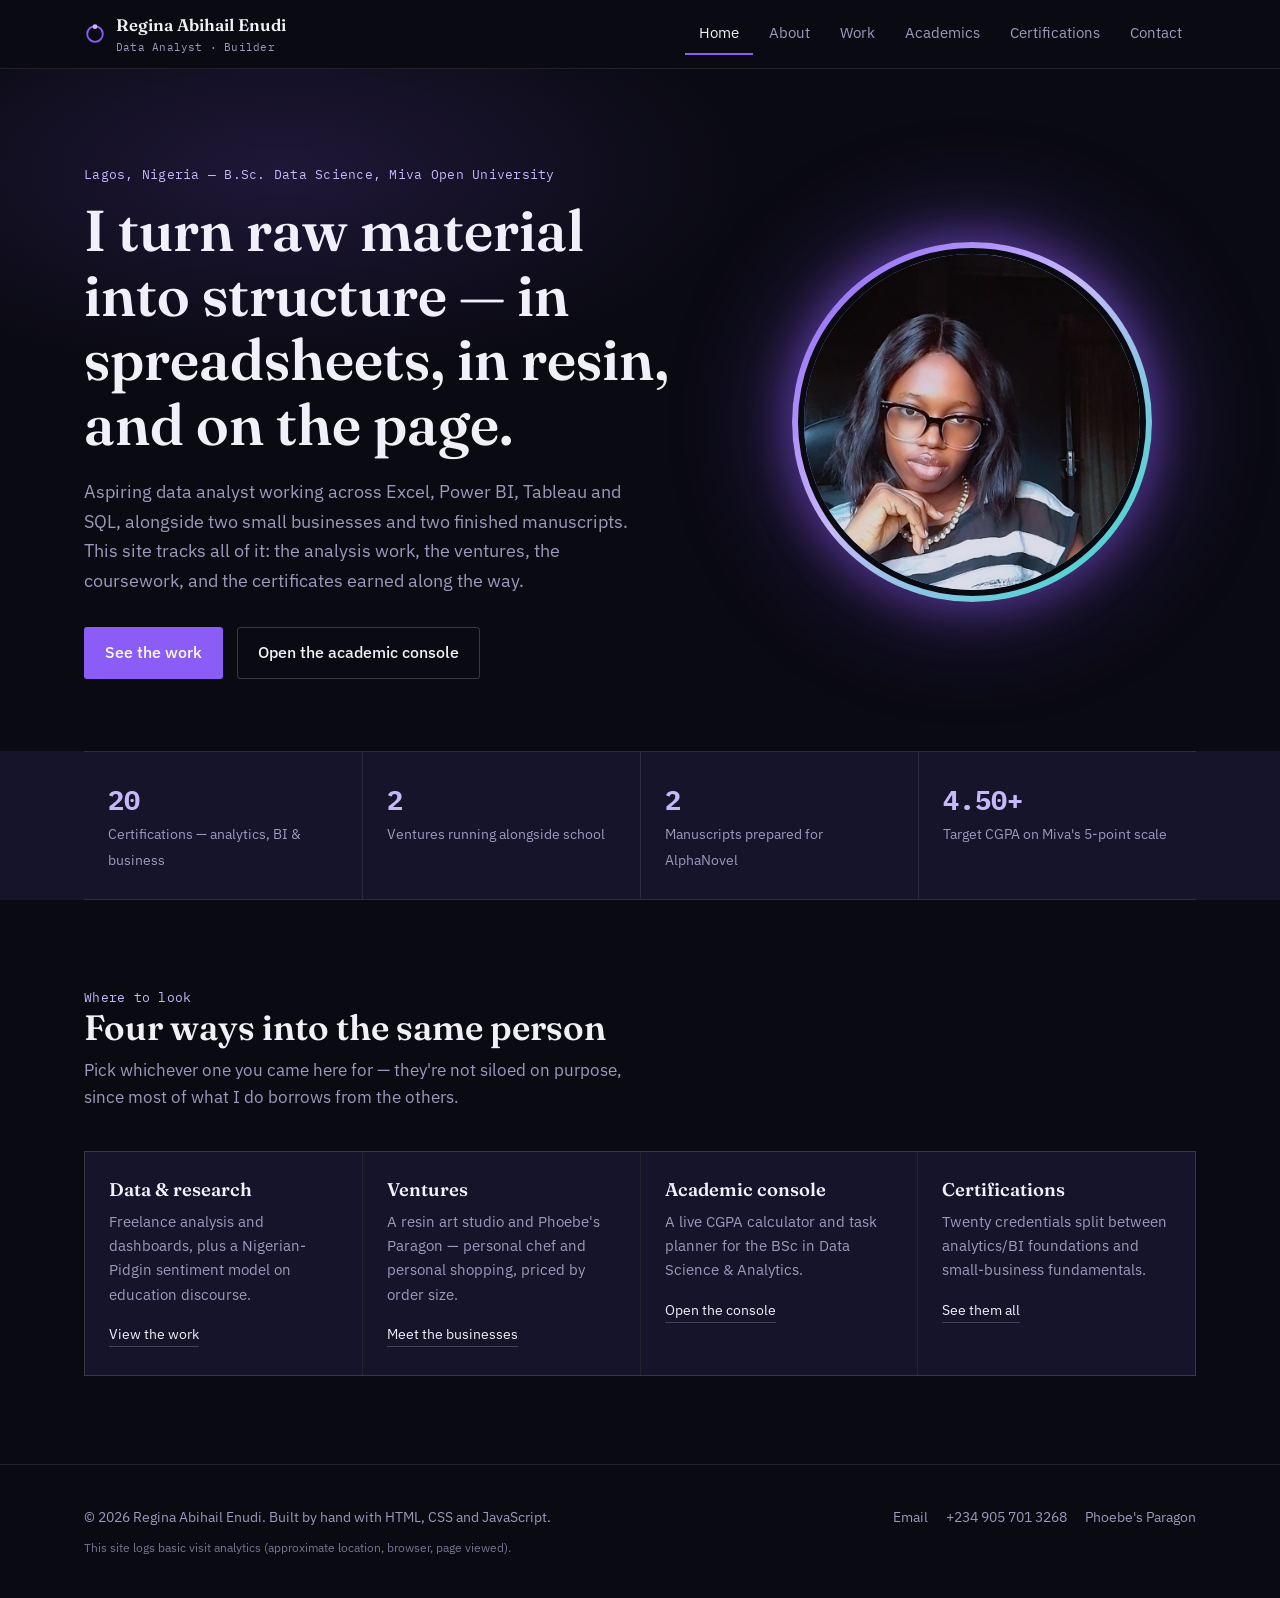
<file: index.html>
<!DOCTYPE html>
<html lang="en">
<head>
<meta charset="UTF-8">
<meta name="viewport" content="width=device-width, initial-scale=1.0">
<title>Regina Abihail Enudi — Data Analyst &amp; Builder</title>
<meta name="description" content="Portfolio and academic console for Regina Abihail Enudi — data analytics, resin art, Phoebe's Paragon, and a live CGPA tracker for a BSc in Data Science.">
<link rel="icon" href="data:image/svg+xml,%3Csvg xmlns='http://www.w3.org/2000/svg' viewBox='0 0 24 24'%3E%3Ccircle cx='12' cy='12' r='8.5' fill='none' stroke='%238B5CF6' stroke-width='2'/%3E%3Ccircle cx='12' cy='4' r='2.6' fill='%23C7B8FA'/%3E%3C/svg%3E">
<link rel="preconnect" href="https://fonts.googleapis.com">
<link rel="preconnect" href="https://fonts.gstatic.com" crossorigin>
<link rel="stylesheet" href="assets/css/style.css?v=4">
</head>
<body>

<header class="site-header">
  <div class="container nav-row">
    <a href="index.html" class="brand">
      <svg class="brand-mark" viewBox="0 0 24 24" aria-hidden="true"><circle cx="12" cy="12" r="8.5" fill="none" stroke="#8B5CF6" stroke-width="2"/><circle cx="12" cy="4" r="2.6" fill="#C7B8FA"/></svg>
      <span>Regina Abihail Enudi<small>Data Analyst · Builder</small></span>
    </a>
    <button class="nav-toggle" aria-label="Toggle navigation" aria-expanded="false">
      <svg viewBox="0 0 24 24" width="20" height="20" fill="none" stroke="currentColor" stroke-width="2"><line x1="3" y1="6" x2="21" y2="6"/><line x1="3" y1="12" x2="21" y2="12"/><line x1="3" y1="18" x2="21" y2="18"/></svg>
    </button>
    <nav class="nav-links" aria-label="Primary">
      <a href="index.html" aria-current="page">Home</a>
      <a href="about.html">About</a>
      <a href="work.html">Work</a>
      <a href="academics.html">Academics</a>
      <a href="certifications.html">Certifications</a>
      <a href="contact.html">Contact</a>
    </nav>
  </div>
</header>

<main>

  <section class="hero">
    <div class="container hero-grid">
      <div>
        <p class="eyebrow">Lagos, Nigeria — B.Sc. Data Science, Miva Open University</p>
        <h1>I turn raw material into structure — in spreadsheets, in resin, and on the page.</h1>
        <p class="lede">Aspiring data analyst working across Excel, Power BI, Tableau and SQL, alongside two small businesses and two finished manuscripts. This site tracks all of it: the analysis work, the ventures, the coursework, and the certificates earned along the way.</p>
        <div class="hero-actions">
          <a href="work.html" class="btn btn-primary">See the work</a>
          <a href="academics.html" class="btn btn-ghost">Open the academic console</a>
        </div>
      </div>
      <div class="hero-portrait">
        <img src="assets/img/profile.jpg" alt="Portrait of Regina Abihail Enudi">
      </div>
    </div>
  </section>

  <div class="on-dark">
    <div class="container">
      <div class="stat-strip">
        <div class="stat"><b>20</b><span>Certifications — analytics, BI &amp; business</span></div>
        <div class="stat"><b>2</b><span>Ventures running alongside school</span></div>
        <div class="stat"><b>2</b><span>Manuscripts prepared for AlphaNovel</span></div>
        <div class="stat"><b>4.50+</b><span>Target CGPA on Miva's 5-point scale</span></div>
      </div>
    </div>
  </div>

  <section>
    <div class="container">
      <div class="section-head">
        <p class="eyebrow">Where to look</p>
        <h2>Four ways into the same person</h2>
        <p class="dek">Pick whichever one you came here for — they're not siloed on purpose, since most of what I do borrows from the others.</p>
      </div>
      <div class="panel-grid">
        <div class="panel">
          <h3>Data &amp; research</h3>
          <p>Freelance analysis and dashboards, plus a Nigerian-Pidgin sentiment model on education discourse.</p>
          <a href="work.html" class="text-link">View the work</a>
        </div>
        <div class="panel">
          <h3>Ventures</h3>
          <p>A resin art studio and Phoebe's Paragon — personal chef and personal shopping, priced by order size.</p>
          <a href="work.html" class="text-link">Meet the businesses</a>
        </div>
        <div class="panel">
          <h3>Academic console</h3>
          <p>A live CGPA calculator and task planner for the BSc in Data Science &amp; Analytics.</p>
          <a href="academics.html" class="text-link">Open the console</a>
        </div>
        <div class="panel">
          <h3>Certifications</h3>
          <p>Twenty credentials split between analytics/BI foundations and small-business fundamentals.</p>
          <a href="certifications.html" class="text-link">See them all</a>
        </div>
      </div>
    </div>
  </section>

</main>

<footer class="site-footer">
  <div class="container footer-row">
    <span>© <span id="year"></span> Regina Abihail Enudi. Built by hand with HTML, CSS and JavaScript.</span>
    <div class="footer-links">
      <a href="mailto:reginaadesuwa1@gmail.com">Email</a>
      <a href="tel:+2349057013268">+234 905 701 3268</a>
      <a href="https://www.instagram.com/phoebe.paragon" target="_blank" rel="noopener">Phoebe's Paragon</a>
    </div>
  </div>
  <div class="container"><p class="footer-note">This site logs basic visit analytics (approximate location, browser, page viewed).</p></div>
</footer>

<script src="assets/js/main.js"></script>
<script src="assets/js/visit-log.js"></script>
</body>
</html>
</file>
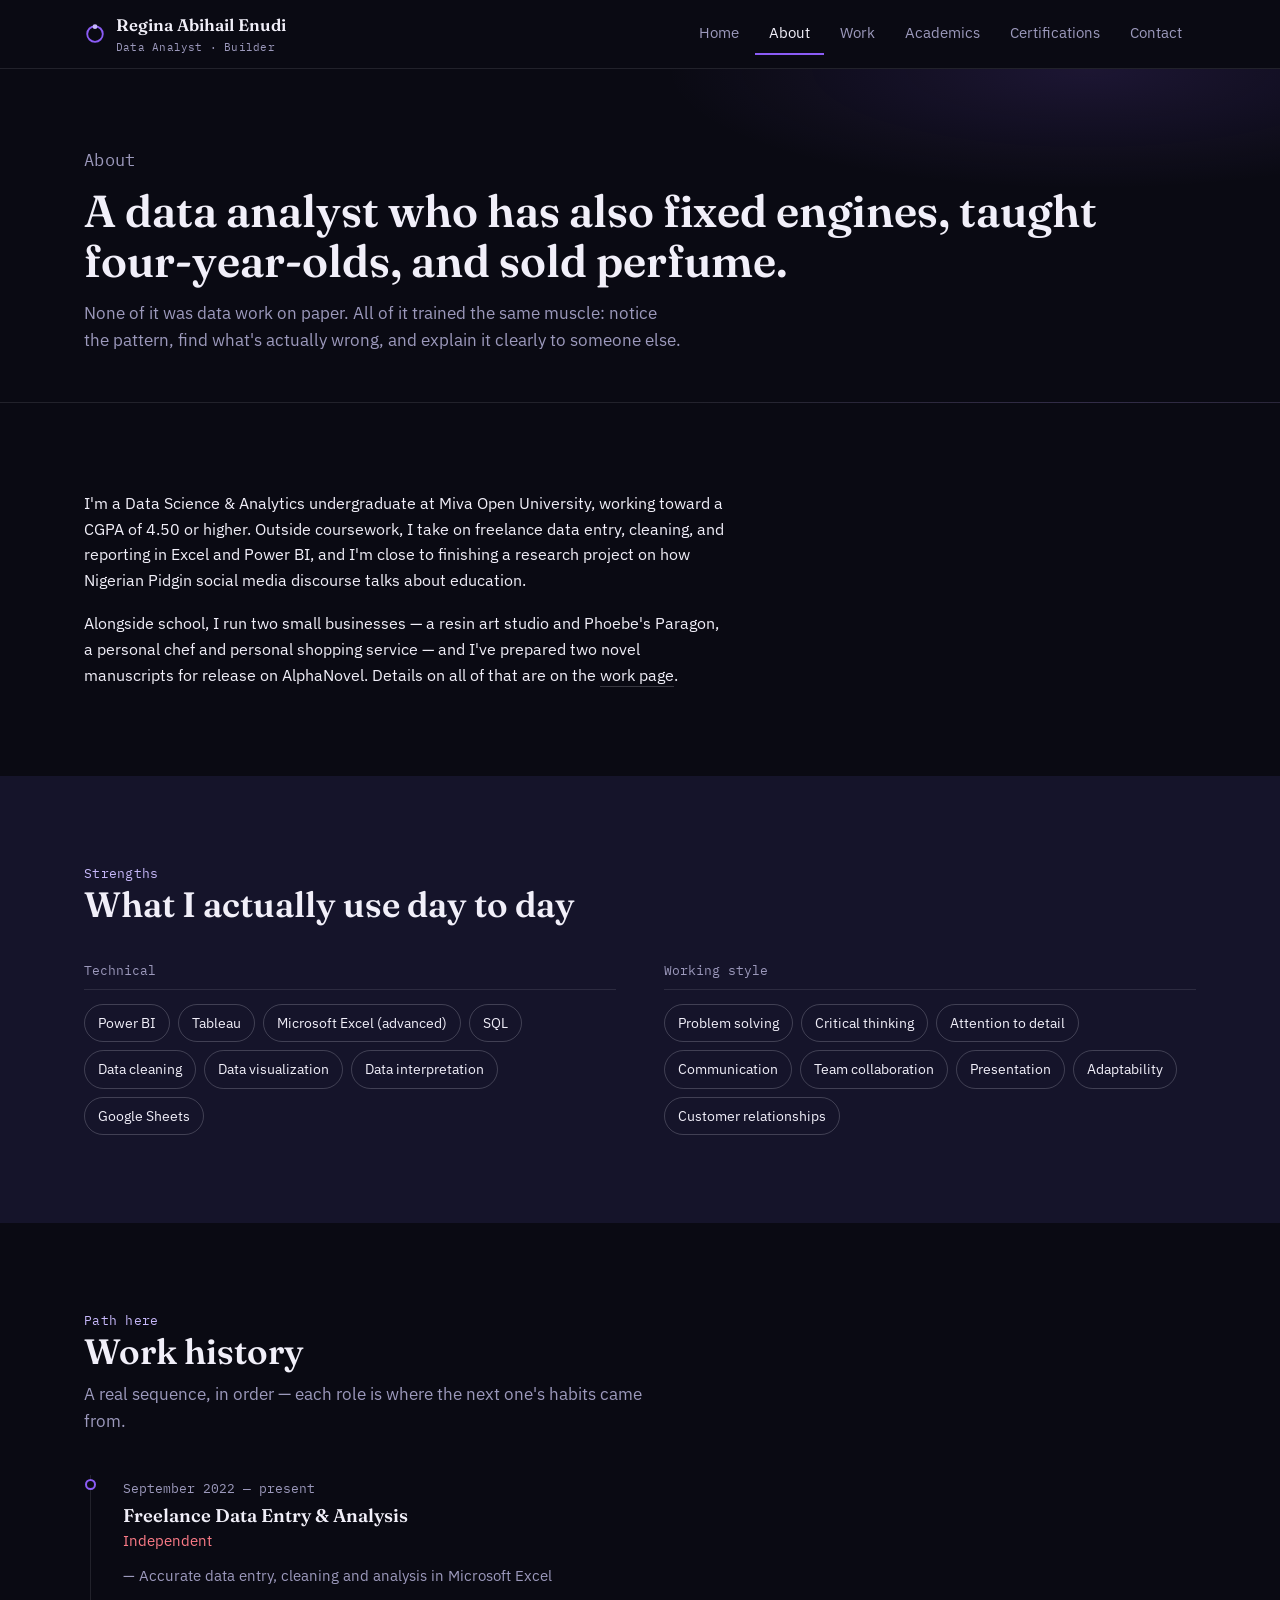
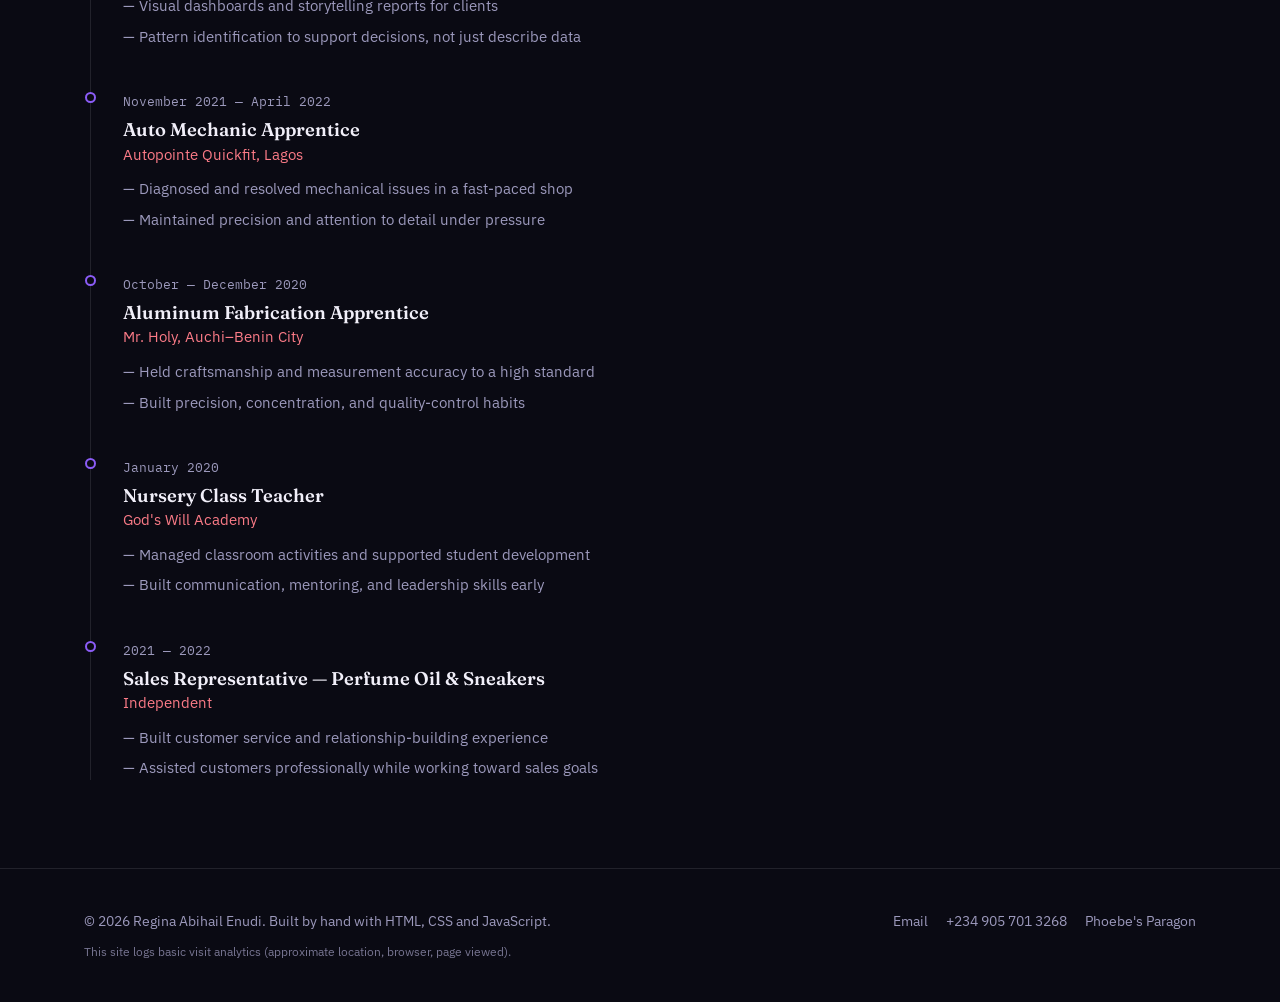
<file: about.html>
<!DOCTYPE html>
<html lang="en">
<head>
<meta charset="UTF-8">
<meta name="viewport" content="width=device-width, initial-scale=1.0">
<title>About — Regina Abihail Enudi</title>
<meta name="description" content="Background, skills, and work history for Regina Abihail Enudi: data analytics, mechanical apprenticeships, teaching, and sales, before and during a BSc in Data Science.">
<link rel="icon" href="data:image/svg+xml,%3Csvg xmlns='http://www.w3.org/2000/svg' viewBox='0 0 24 24'%3E%3Ccircle cx='12' cy='12' r='8.5' fill='none' stroke='%238B5CF6' stroke-width='2'/%3E%3Ccircle cx='12' cy='4' r='2.6' fill='%23C7B8FA'/%3E%3C/svg%3E">
<link rel="preconnect" href="https://fonts.googleapis.com">
<link rel="preconnect" href="https://fonts.gstatic.com" crossorigin>
<link rel="stylesheet" href="assets/css/style.css?v=4">
</head>
<body>

<header class="site-header">
  <div class="container nav-row">
    <a href="index.html" class="brand">
      <svg class="brand-mark" viewBox="0 0 24 24" aria-hidden="true"><circle cx="12" cy="12" r="8.5" fill="none" stroke="#8B5CF6" stroke-width="2"/><circle cx="12" cy="4" r="2.6" fill="#C7B8FA"/></svg>
      <span>Regina Abihail Enudi<small>Data Analyst · Builder</small></span>
    </a>
    <button class="nav-toggle" aria-label="Toggle navigation" aria-expanded="false">
      <svg viewBox="0 0 24 24" width="20" height="20" fill="none" stroke="currentColor" stroke-width="2"><line x1="3" y1="6" x2="21" y2="6"/><line x1="3" y1="12" x2="21" y2="12"/><line x1="3" y1="18" x2="21" y2="18"/></svg>
    </button>
    <nav class="nav-links" aria-label="Primary">
      <a href="index.html">Home</a>
      <a href="about.html" aria-current="page">About</a>
      <a href="work.html">Work</a>
      <a href="academics.html">Academics</a>
      <a href="certifications.html">Certifications</a>
      <a href="contact.html">Contact</a>
    </nav>
  </div>
</header>

<main>

  <div class="page-hero">
    <div class="container">
      <p class="eyebrow">About</p>
      <h1>A data analyst who has also fixed engines, taught four-year-olds, and sold perfume.</h1>
      <p>None of it was data work on paper. All of it trained the same muscle: notice the pattern, find what's actually wrong, and explain it clearly to someone else.</p>
    </div>
  </div>

  <section>
    <div class="container">
      <div class="prose">
        <p>I'm a Data Science &amp; Analytics undergraduate at Miva Open University, working toward a CGPA of 4.50 or higher. Outside coursework, I take on freelance data entry, cleaning, and reporting in Excel and Power BI, and I'm close to finishing a research project on how Nigerian Pidgin social media discourse talks about education.</p>
        <p style="margin-top:18px;">Alongside school, I run two small businesses — a resin art studio and Phoebe's Paragon, a personal chef and personal shopping service — and I've prepared two novel manuscripts for release on AlphaNovel. Details on all of that are on the <a class="text-link" href="work.html">work page</a>.</p>
      </div>
    </div>
  </section>

  <section class="on-dark">
    <div class="container">
      <div class="section-head">
        <p class="eyebrow">Strengths</p>
        <h2>What I actually use day to day</h2>
      </div>
      <div class="skill-cols">
        <div>
          <h4>Technical</h4>
          <div class="skill-list">
            <span class="skill-chip">Power BI</span>
            <span class="skill-chip">Tableau</span>
            <span class="skill-chip">Microsoft Excel (advanced)</span>
            <span class="skill-chip">SQL</span>
            <span class="skill-chip">Data cleaning</span>
            <span class="skill-chip">Data visualization</span>
            <span class="skill-chip">Data interpretation</span>
            <span class="skill-chip">Google Sheets</span>
          </div>
        </div>
        <div>
          <h4>Working style</h4>
          <div class="skill-list">
            <span class="skill-chip">Problem solving</span>
            <span class="skill-chip">Critical thinking</span>
            <span class="skill-chip">Attention to detail</span>
            <span class="skill-chip">Communication</span>
            <span class="skill-chip">Team collaboration</span>
            <span class="skill-chip">Presentation</span>
            <span class="skill-chip">Adaptability</span>
            <span class="skill-chip">Customer relationships</span>
          </div>
        </div>
      </div>
    </div>
  </section>

  <section>
    <div class="container">
      <div class="section-head">
        <p class="eyebrow">Path here</p>
        <h2>Work history</h2>
        <p class="dek">A real sequence, in order — each role is where the next one's habits came from.</p>
      </div>
      <div class="timeline">

        <div class="timeline-item">
          <time>September 2022 — present</time>
          <h4>Freelance Data Entry &amp; Analysis</h4>
          <div class="role-org">Independent</div>
          <ul>
            <li>Accurate data entry, cleaning and analysis in Microsoft Excel</li>
            <li>Visual dashboards and storytelling reports for clients</li>
            <li>Pattern identification to support decisions, not just describe data</li>
          </ul>
        </div>

        <div class="timeline-item">
          <time>November 2021 — April 2022</time>
          <h4>Auto Mechanic Apprentice</h4>
          <div class="role-org">Autopointe Quickfit, Lagos</div>
          <ul>
            <li>Diagnosed and resolved mechanical issues in a fast-paced shop</li>
            <li>Maintained precision and attention to detail under pressure</li>
          </ul>
        </div>

        <div class="timeline-item">
          <time>October — December 2020</time>
          <h4>Aluminum Fabrication Apprentice</h4>
          <div class="role-org">Mr. Holy, Auchi–Benin City</div>
          <ul>
            <li>Held craftsmanship and measurement accuracy to a high standard</li>
            <li>Built precision, concentration, and quality-control habits</li>
          </ul>
        </div>

        <div class="timeline-item">
          <time>January 2020</time>
          <h4>Nursery Class Teacher</h4>
          <div class="role-org">God's Will Academy</div>
          <ul>
            <li>Managed classroom activities and supported student development</li>
            <li>Built communication, mentoring, and leadership skills early</li>
          </ul>
        </div>

        <div class="timeline-item">
          <time>2021 — 2022</time>
          <h4>Sales Representative — Perfume Oil &amp; Sneakers</h4>
          <div class="role-org">Independent</div>
          <ul>
            <li>Built customer service and relationship-building experience</li>
            <li>Assisted customers professionally while working toward sales goals</li>
          </ul>
        </div>

      </div>
    </div>
  </section>

</main>

<footer class="site-footer">
  <div class="container footer-row">
    <span>© <span id="year"></span> Regina Abihail Enudi. Built by hand with HTML, CSS and JavaScript.</span>
    <div class="footer-links">
      <a href="mailto:reginaadesuwa1@gmail.com">Email</a>
      <a href="tel:+2349057013268">+234 905 701 3268</a>
      <a href="https://www.instagram.com/phoebe.paragon" target="_blank" rel="noopener">Phoebe's Paragon</a>
    </div>
  </div>
  <div class="container"><p class="footer-note">This site logs basic visit analytics (approximate location, browser, page viewed).</p></div>
</footer>

<script src="assets/js/main.js"></script>
<script src="assets/js/visit-log.js"></script>
</body>
</html>
</file>
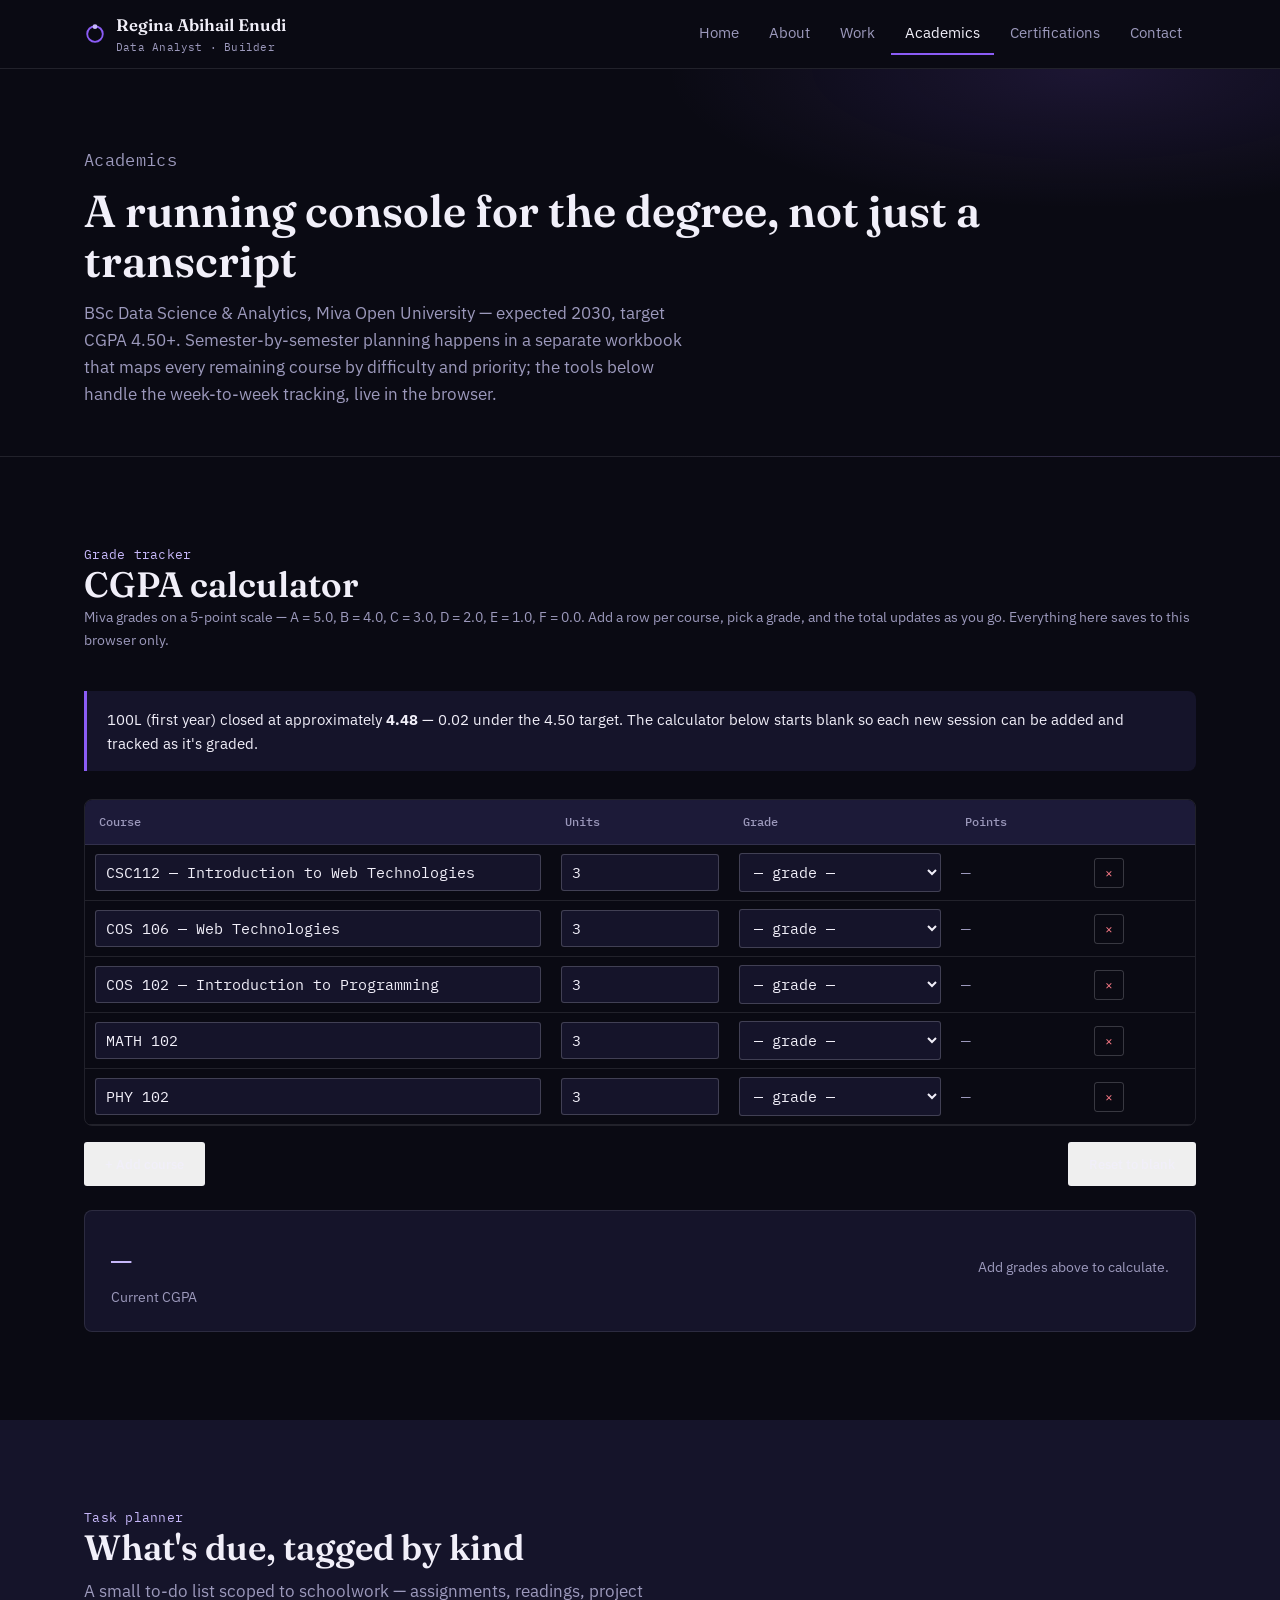
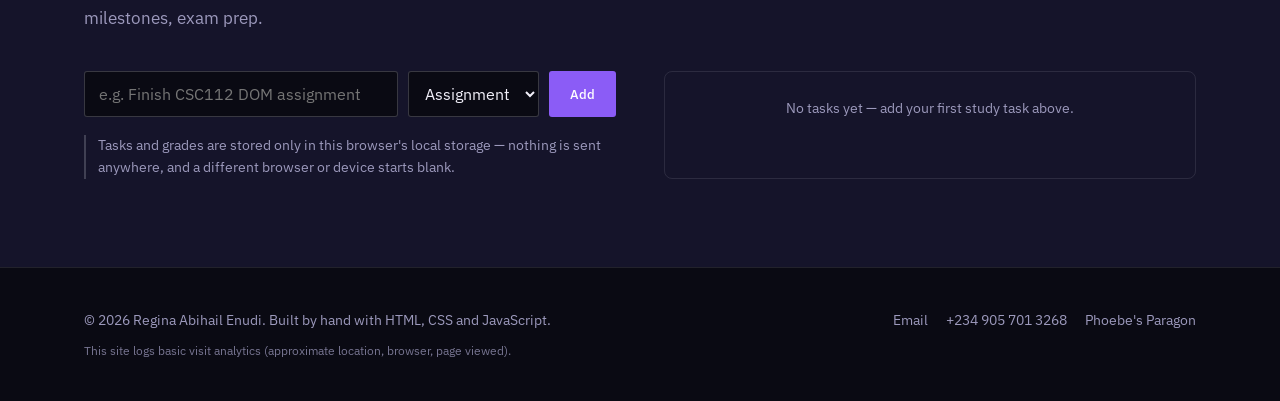
<file: academics.html>
<!DOCTYPE html>
<html lang="en">
<head>
<meta charset="UTF-8">
<meta name="viewport" content="width=device-width, initial-scale=1.0">
<title>Academics — Regina Abihail Enudi</title>
<meta name="description" content="A live CGPA calculator on Miva's 5-point scale and a study task planner for Regina Abihail Enudi's BSc in Data Science &amp; Analytics.">
<link rel="icon" href="data:image/svg+xml,%3Csvg xmlns='http://www.w3.org/2000/svg' viewBox='0 0 24 24'%3E%3Ccircle cx='12' cy='12' r='8.5' fill='none' stroke='%238B5CF6' stroke-width='2'/%3E%3Ccircle cx='12' cy='4' r='2.6' fill='%23C7B8FA'/%3E%3C/svg%3E">
<link rel="preconnect" href="https://fonts.googleapis.com">
<link rel="preconnect" href="https://fonts.gstatic.com" crossorigin>
<link rel="stylesheet" href="assets/css/style.css?v=4">
</head>
<body>

<header class="site-header">
  <div class="container nav-row">
    <a href="index.html" class="brand">
      <svg class="brand-mark" viewBox="0 0 24 24" aria-hidden="true"><circle cx="12" cy="12" r="8.5" fill="none" stroke="#8B5CF6" stroke-width="2"/><circle cx="12" cy="4" r="2.6" fill="#C7B8FA"/></svg>
      <span>Regina Abihail Enudi<small>Data Analyst · Builder</small></span>
    </a>
    <button class="nav-toggle" aria-label="Toggle navigation" aria-expanded="false">
      <svg viewBox="0 0 24 24" width="20" height="20" fill="none" stroke="currentColor" stroke-width="2"><line x1="3" y1="6" x2="21" y2="6"/><line x1="3" y1="12" x2="21" y2="12"/><line x1="3" y1="18" x2="21" y2="18"/></svg>
    </button>
    <nav class="nav-links" aria-label="Primary">
      <a href="index.html">Home</a>
      <a href="about.html">About</a>
      <a href="work.html">Work</a>
      <a href="academics.html" aria-current="page">Academics</a>
      <a href="certifications.html">Certifications</a>
      <a href="contact.html">Contact</a>
    </nav>
  </div>
</header>

<main>

  <div class="page-hero">
    <div class="container">
      <p class="eyebrow">Academics</p>
      <h1>A running console for the degree, not just a transcript</h1>
      <p>BSc Data Science &amp; Analytics, Miva Open University — expected 2030, target CGPA 4.50+. Semester-by-semester planning happens in a separate workbook that maps every remaining course by difficulty and priority; the tools below handle the week-to-week tracking, live in the browser.</p>
    </div>
  </div>

  <section>
    <div class="container">
      <div class="section-head">
        <p class="eyebrow">Grade tracker</p>
        <h2>CGPA calculator</h2>
        <p class="gpa-scale-note">Miva grades on a 5-point scale — A = 5.0, B = 4.0, C = 3.0, D = 2.0, E = 1.0, F = 0.0. Add a row per course, pick a grade, and the total updates as you go. Everything here saves to this browser only.</p>
      </div>

      <div class="callout" style="margin-bottom:28px;">
        100L (first year) closed at approximately <strong>4.48</strong> — 0.02 under the 4.50 target. The calculator below starts blank so each new session can be added and tracked as it's graded.
      </div>

      <div class="gpa-table-wrap">
        <table class="gpa-table">
          <thead>
            <tr>
              <th style="width:42%;">Course</th>
              <th style="width:16%;">Units</th>
              <th style="width:20%;">Grade</th>
              <th style="width:12%;">Points</th>
              <th style="width:10%;"></th>
            </tr>
          </thead>
          <tbody id="gpaBody"><!-- rows injected by academics.js --></tbody>
        </table>
      </div>

      <div class="gpa-toolbar">
        <button class="btn btn-ghost" id="gpaAddRow" type="button">+ Add course</button>
        <button class="btn btn-ghost" id="gpaReset" type="button">Reset to blank</button>
      </div>

      <div class="gpa-result">
        <div>
          <div class="num" id="cgpaNumber">—</div>
          <div class="lab">Current CGPA</div>
        </div>
        <div class="target" id="cgpaTargetNote">Add grades above to calculate.</div>
      </div>
    </div>
  </section>

  <section class="on-dark">
    <div class="container">
      <div class="section-head">
        <p class="eyebrow">Task planner</p>
        <h2>What's due, tagged by kind</h2>
        <p class="dek">A small to-do list scoped to schoolwork — assignments, readings, project milestones, exam prep.</p>
      </div>

      <div class="planner-layout">
        <div>
          <form class="task-form" id="taskForm">
            <input type="text" id="taskInput" placeholder="e.g. Finish CSC112 DOM assignment" aria-label="Task description" required>
            <select id="taskTag" aria-label="Task category">
              <option>Assignment</option>
              <option>Reading</option>
              <option>Project</option>
              <option>Exam prep</option>
              <option>Other</option>
            </select>
            <button class="btn btn-primary" type="submit">Add</button>
          </form>
          <p class="privacy-note">Tasks and grades are stored only in this browser's local storage — nothing is sent anywhere, and a different browser or device starts blank.</p>
        </div>
        <div class="task-list" id="taskList"><!-- rows injected by academics.js --></div>
      </div>
    </div>
  </section>

</main>

<footer class="site-footer">
  <div class="container footer-row">
    <span>© <span id="year"></span> Regina Abihail Enudi. Built by hand with HTML, CSS and JavaScript.</span>
    <div class="footer-links">
      <a href="mailto:reginaadesuwa1@gmail.com">Email</a>
      <a href="tel:+2349057013268">+234 905 701 3268</a>
      <a href="https://www.instagram.com/phoebe.paragon" target="_blank" rel="noopener">Phoebe's Paragon</a>
    </div>
  </div>
  <div class="container"><p class="footer-note">This site logs basic visit analytics (approximate location, browser, page viewed).</p></div>
</footer>

<script src="assets/js/main.js"></script>
<script src="assets/js/visit-log.js"></script>
<script src="assets/js/academics.js"></script>
</body>
</html>
</file>
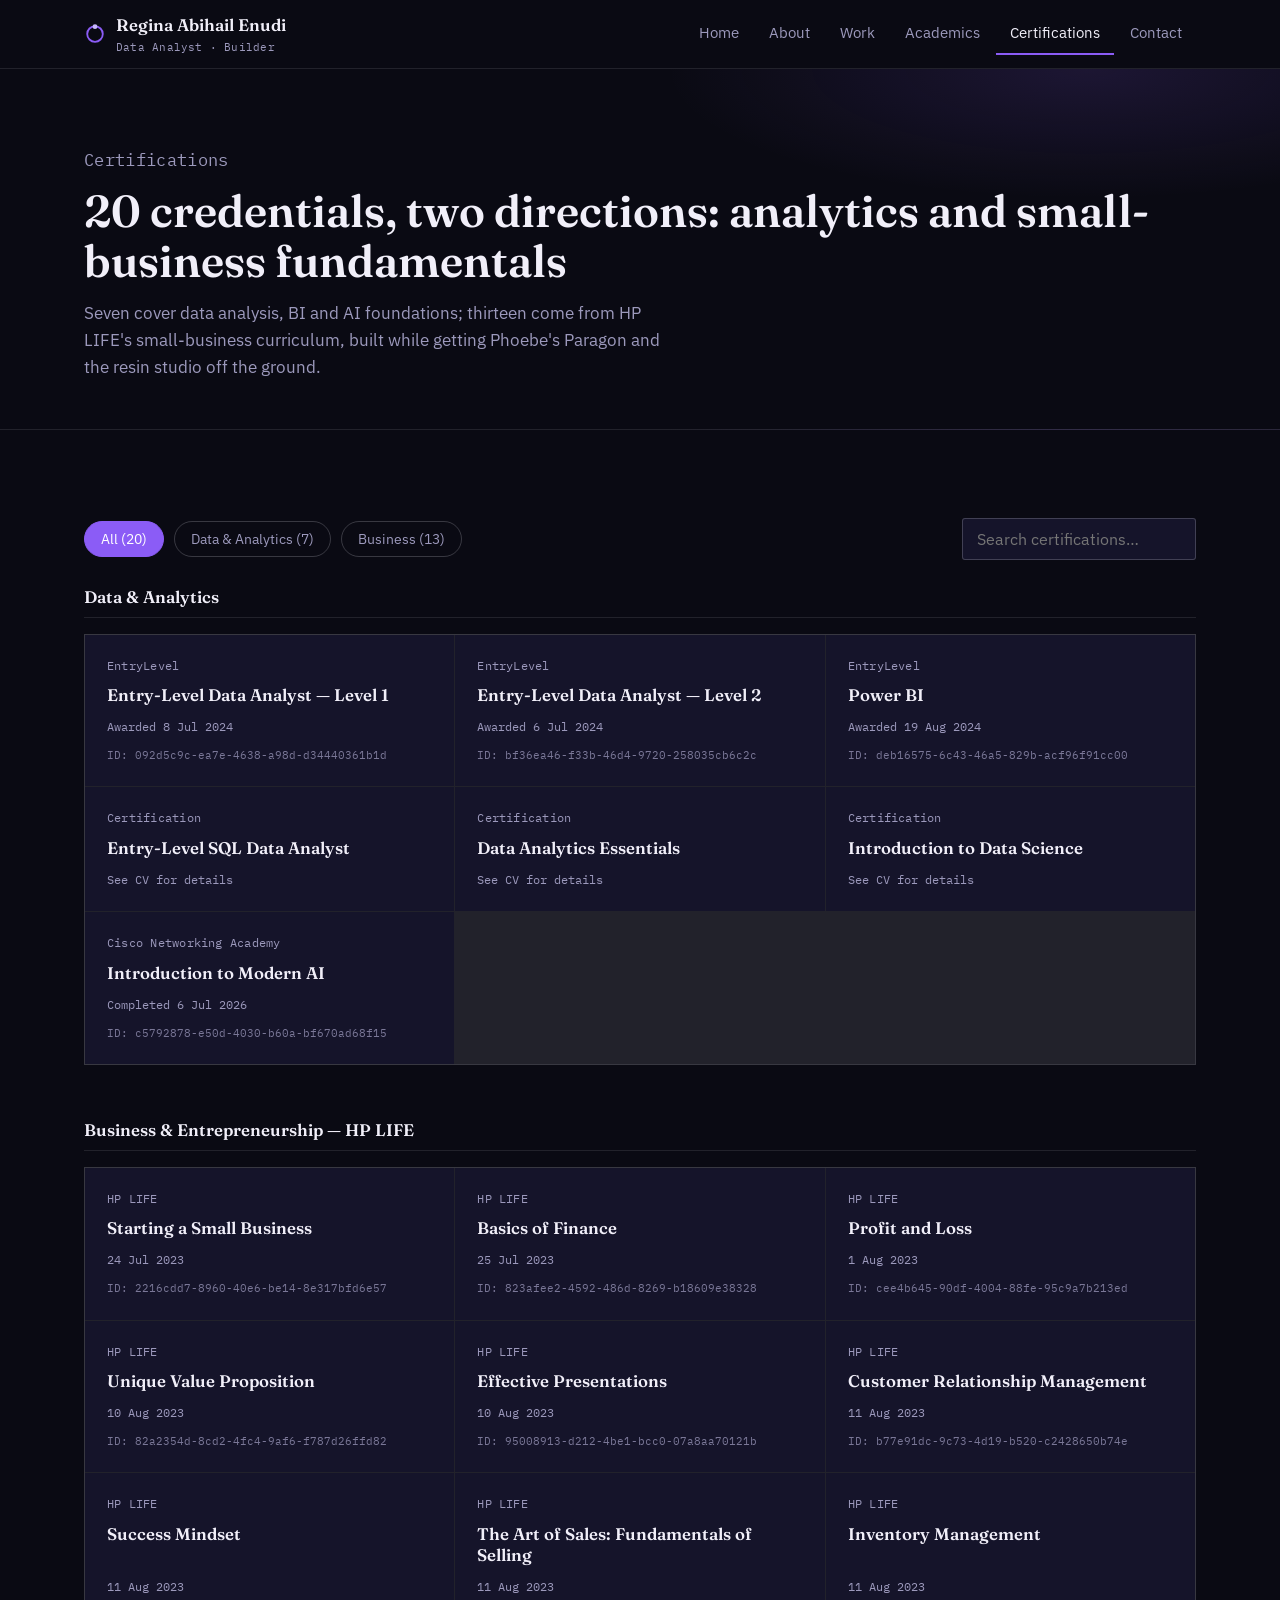
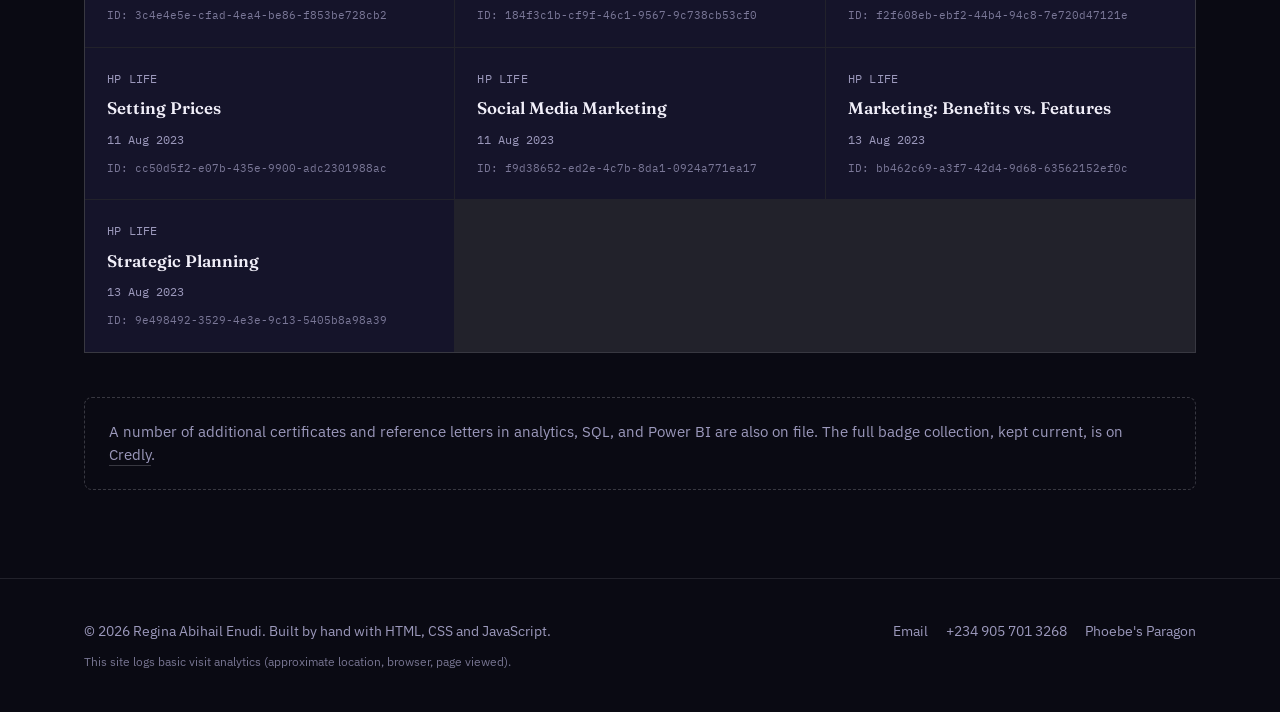
<file: certifications.html>
<!DOCTYPE html>
<html lang="en">
<head>
<meta charset="UTF-8">
<meta name="viewport" content="width=device-width, initial-scale=1.0">
<title>Certifications — Regina Abihail Enudi</title>
<meta name="description" content="20 certifications earned by Regina Abihail Enudi across data analytics, Power BI, SQL, and small-business fundamentals, with issue dates and credential IDs.">
<link rel="icon" href="data:image/svg+xml,%3Csvg xmlns='http://www.w3.org/2000/svg' viewBox='0 0 24 24'%3E%3Ccircle cx='12' cy='12' r='8.5' fill='none' stroke='%238B5CF6' stroke-width='2'/%3E%3Ccircle cx='12' cy='4' r='2.6' fill='%23C7B8FA'/%3E%3C/svg%3E">
<link rel="preconnect" href="https://fonts.googleapis.com">
<link rel="preconnect" href="https://fonts.gstatic.com" crossorigin>
<link rel="stylesheet" href="assets/css/style.css?v=4">
</head>
<body>

<header class="site-header">
  <div class="container nav-row">
    <a href="index.html" class="brand">
      <svg class="brand-mark" viewBox="0 0 24 24" aria-hidden="true"><circle cx="12" cy="12" r="8.5" fill="none" stroke="#8B5CF6" stroke-width="2"/><circle cx="12" cy="4" r="2.6" fill="#C7B8FA"/></svg>
      <span>Regina Abihail Enudi<small>Data Analyst · Builder</small></span>
    </a>
    <button class="nav-toggle" aria-label="Toggle navigation" aria-expanded="false">
      <svg viewBox="0 0 24 24" width="20" height="20" fill="none" stroke="currentColor" stroke-width="2"><line x1="3" y1="6" x2="21" y2="6"/><line x1="3" y1="12" x2="21" y2="12"/><line x1="3" y1="18" x2="21" y2="18"/></svg>
    </button>
    <nav class="nav-links" aria-label="Primary">
      <a href="index.html">Home</a>
      <a href="about.html">About</a>
      <a href="work.html">Work</a>
      <a href="academics.html">Academics</a>
      <a href="certifications.html" aria-current="page">Certifications</a>
      <a href="contact.html">Contact</a>
    </nav>
  </div>
</header>

<main>

  <div class="page-hero">
    <div class="container">
      <p class="eyebrow">Certifications</p>
      <h1>20 credentials, two directions: analytics and small-business fundamentals</h1>
      <p>Seven cover data analysis, BI and AI foundations; thirteen come from HP LIFE's small-business curriculum, built while getting Phoebe's Paragon and the resin studio off the ground.</p>
    </div>
  </div>

  <section>
    <div class="container">

      <div class="cert-toolbar">
        <div class="filter-row" role="group" aria-label="Filter certifications by category" style="margin-bottom:0;">
          <button class="filter-btn" data-filter="all" aria-pressed="true">All (20)</button>
          <button class="filter-btn" data-filter="data" aria-pressed="false">Data &amp; Analytics (7)</button>
          <button class="filter-btn" data-filter="business" aria-pressed="false">Business (13)</button>
        </div>
        <input type="search" id="certSearch" class="cert-search" placeholder="Search certifications…" aria-label="Search certifications">
      </div>

      <div class="cert-group" data-group="data">
        <h3>Data &amp; Analytics</h3>
        <div class="cert-grid">

          <div class="cert-card" data-cat="data">
            <span class="issuer">EntryLevel</span>
            <h4>Entry-Level Data Analyst — Level 1</h4>
            <span class="date">Awarded 8 Jul 2024</span>
            <span class="cid">ID: 092d5c9c-ea7e-4638-a98d-d34440361b1d</span>
          </div>

          <div class="cert-card" data-cat="data">
            <span class="issuer">EntryLevel</span>
            <h4>Entry-Level Data Analyst — Level 2</h4>
            <span class="date">Awarded 6 Jul 2024</span>
            <span class="cid">ID: bf36ea46-f33b-46d4-9720-258035cb6c2c</span>
          </div>

          <div class="cert-card" data-cat="data">
            <span class="issuer">EntryLevel</span>
            <h4>Power BI</h4>
            <span class="date">Awarded 19 Aug 2024</span>
            <span class="cid">ID: deb16575-6c43-46a5-829b-acf96f91cc00</span>
          </div>

          <div class="cert-card" data-cat="data">
            <span class="issuer">Certification</span>
            <h4>Entry-Level SQL Data Analyst</h4>
            <span class="date">See CV for details</span>
          </div>

          <div class="cert-card" data-cat="data">
            <span class="issuer">Certification</span>
            <h4>Data Analytics Essentials</h4>
            <span class="date">See CV for details</span>
          </div>

          <div class="cert-card" data-cat="data">
            <span class="issuer">Certification</span>
            <h4>Introduction to Data Science</h4>
            <span class="date">See CV for details</span>
          </div>

          <div class="cert-card" data-cat="data">
            <span class="issuer">Cisco Networking Academy</span>
            <h4>Introduction to Modern AI</h4>
            <span class="date">Completed 6 Jul 2026</span>
            <span class="cid">ID: c5792878-e50d-4030-b60a-bf670ad68f15</span>
          </div>

        </div>
      </div>

      <div class="cert-group" data-group="business" style="margin-top:56px;">
        <h3>Business &amp; Entrepreneurship — HP LIFE</h3>
        <div class="cert-grid">

          <div class="cert-card" data-cat="business">
            <span class="issuer">HP LIFE</span>
            <h4>Starting a Small Business</h4>
            <span class="date">24 Jul 2023</span>
            <span class="cid">ID: 2216cdd7-8960-40e6-be14-8e317bfd6e57</span>
          </div>

          <div class="cert-card" data-cat="business">
            <span class="issuer">HP LIFE</span>
            <h4>Basics of Finance</h4>
            <span class="date">25 Jul 2023</span>
            <span class="cid">ID: 823afee2-4592-486d-8269-b18609e38328</span>
          </div>

          <div class="cert-card" data-cat="business">
            <span class="issuer">HP LIFE</span>
            <h4>Profit and Loss</h4>
            <span class="date">1 Aug 2023</span>
            <span class="cid">ID: cee4b645-90df-4004-88fe-95c9a7b213ed</span>
          </div>

          <div class="cert-card" data-cat="business">
            <span class="issuer">HP LIFE</span>
            <h4>Unique Value Proposition</h4>
            <span class="date">10 Aug 2023</span>
            <span class="cid">ID: 82a2354d-8cd2-4fc4-9af6-f787d26ffd82</span>
          </div>

          <div class="cert-card" data-cat="business">
            <span class="issuer">HP LIFE</span>
            <h4>Effective Presentations</h4>
            <span class="date">10 Aug 2023</span>
            <span class="cid">ID: 95008913-d212-4be1-bcc0-07a8aa70121b</span>
          </div>

          <div class="cert-card" data-cat="business">
            <span class="issuer">HP LIFE</span>
            <h4>Customer Relationship Management</h4>
            <span class="date">11 Aug 2023</span>
            <span class="cid">ID: b77e91dc-9c73-4d19-b520-c2428650b74e</span>
          </div>

          <div class="cert-card" data-cat="business">
            <span class="issuer">HP LIFE</span>
            <h4>Success Mindset</h4>
            <span class="date">11 Aug 2023</span>
            <span class="cid">ID: 3c4e4e5e-cfad-4ea4-be86-f853be728cb2</span>
          </div>

          <div class="cert-card" data-cat="business">
            <span class="issuer">HP LIFE</span>
            <h4>The Art of Sales: Fundamentals of Selling</h4>
            <span class="date">11 Aug 2023</span>
            <span class="cid">ID: 184f3c1b-cf9f-46c1-9567-9c738cb53cf0</span>
          </div>

          <div class="cert-card" data-cat="business">
            <span class="issuer">HP LIFE</span>
            <h4>Inventory Management</h4>
            <span class="date">11 Aug 2023</span>
            <span class="cid">ID: f2f608eb-ebf2-44b4-94c8-7e720d47121e</span>
          </div>

          <div class="cert-card" data-cat="business">
            <span class="issuer">HP LIFE</span>
            <h4>Setting Prices</h4>
            <span class="date">11 Aug 2023</span>
            <span class="cid">ID: cc50d5f2-e07b-435e-9900-adc2301988ac</span>
          </div>

          <div class="cert-card" data-cat="business">
            <span class="issuer">HP LIFE</span>
            <h4>Social Media Marketing</h4>
            <span class="date">11 Aug 2023</span>
            <span class="cid">ID: f9d38652-ed2e-4c7b-8da1-0924a771ea17</span>
          </div>

          <div class="cert-card" data-cat="business">
            <span class="issuer">HP LIFE</span>
            <h4>Marketing: Benefits vs. Features</h4>
            <span class="date">13 Aug 2023</span>
            <span class="cid">ID: bb462c69-a3f7-42d4-9d68-63562152ef0c</span>
          </div>

          <div class="cert-card" data-cat="business">
            <span class="issuer">HP LIFE</span>
            <h4>Strategic Planning</h4>
            <span class="date">13 Aug 2023</span>
            <span class="cid">ID: 9e498492-3529-4e3e-9c13-5405b8a98a39</span>
          </div>

        </div>
      </div>

      <div class="credly-note">
        A number of additional certificates and reference letters in analytics, SQL, and Power BI are also on file. The full badge collection, kept current, is on <a class="text-link" href="https://www.credly.com/users/regina-abihail-enudi" target="_blank" rel="noopener">Credly</a>.
      </div>

    </div>
  </section>

</main>

<footer class="site-footer">
  <div class="container footer-row">
    <span>© <span id="year"></span> Regina Abihail Enudi. Built by hand with HTML, CSS and JavaScript.</span>
    <div class="footer-links">
      <a href="mailto:reginaadesuwa1@gmail.com">Email</a>
      <a href="tel:+2349057013268">+234 905 701 3268</a>
      <a href="https://www.instagram.com/phoebe.paragon" target="_blank" rel="noopener">Phoebe's Paragon</a>
    </div>
  </div>
  <div class="container"><p class="footer-note">This site logs basic visit analytics (approximate location, browser, page viewed).</p></div>
</footer>

<script src="assets/js/main.js"></script>
<script src="assets/js/visit-log.js"></script>
<script src="assets/js/certifications.js"></script>
</body>
</html>
</file>
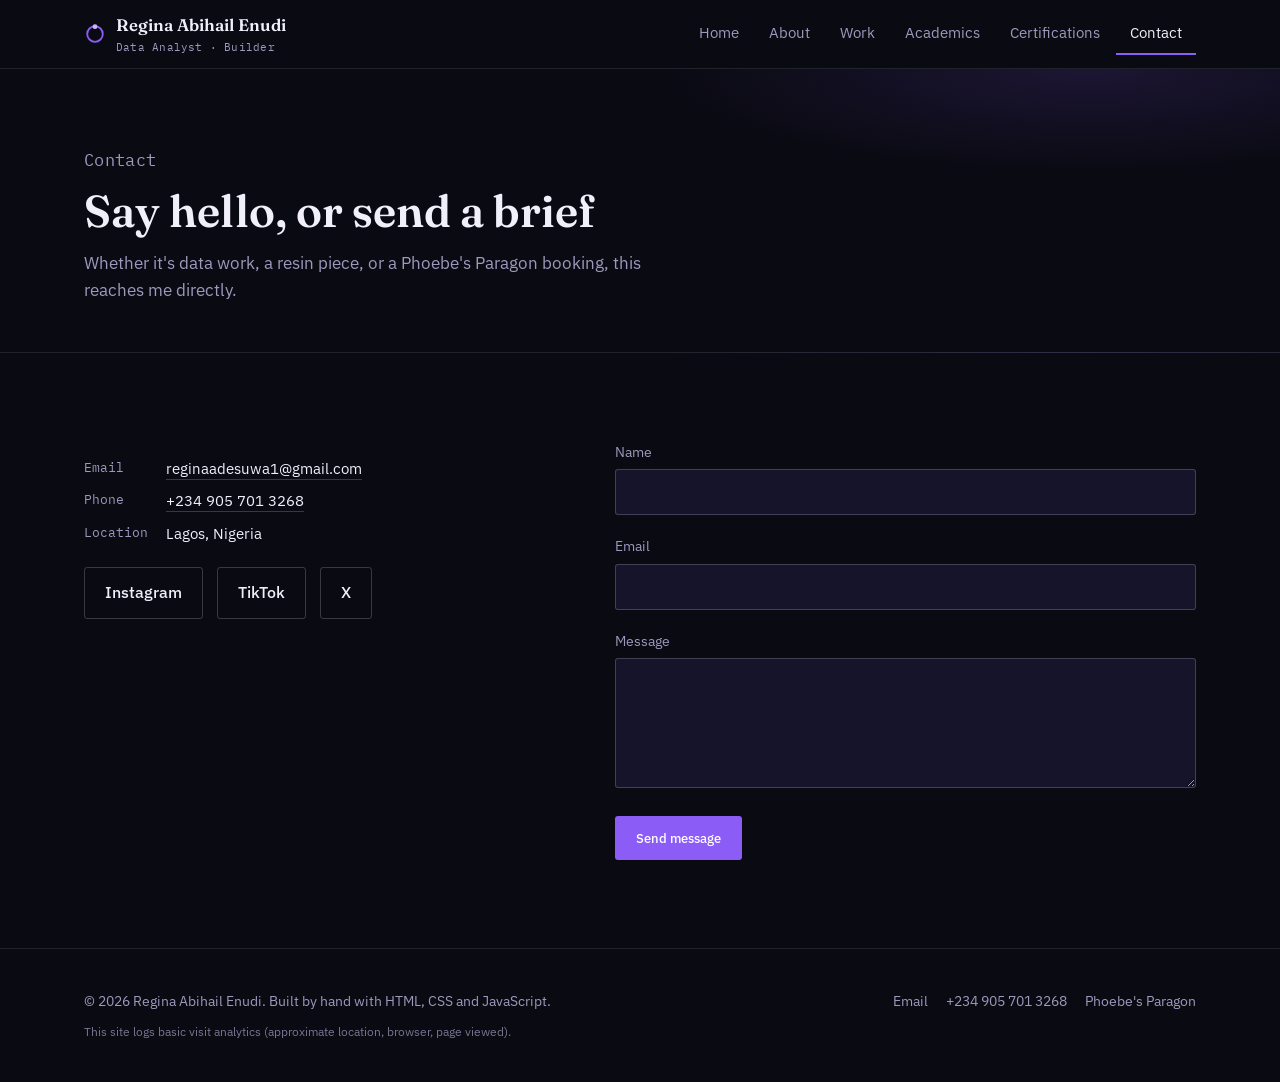
<file: contact.html>
<!DOCTYPE html>
<html lang="en">
<head>
<meta charset="UTF-8">
<meta name="viewport" content="width=device-width, initial-scale=1.0">
<title>Contact — Regina Abihail Enudi</title>
<meta name="description" content="Get in touch with Regina Abihail Enudi for data analysis work, resin art commissions, or Phoebe's Paragon bookings.">
<link rel="icon" href="data:image/svg+xml,%3Csvg xmlns='http://www.w3.org/2000/svg' viewBox='0 0 24 24'%3E%3Ccircle cx='12' cy='12' r='8.5' fill='none' stroke='%238B5CF6' stroke-width='2'/%3E%3Ccircle cx='12' cy='4' r='2.6' fill='%23C7B8FA'/%3E%3C/svg%3E">
<link rel="preconnect" href="https://fonts.googleapis.com">
<link rel="preconnect" href="https://fonts.gstatic.com" crossorigin>
<link rel="stylesheet" href="assets/css/style.css?v=4">
</head>
<body>

<header class="site-header">
  <div class="container nav-row">
    <a href="index.html" class="brand">
      <svg class="brand-mark" viewBox="0 0 24 24" aria-hidden="true"><circle cx="12" cy="12" r="8.5" fill="none" stroke="#8B5CF6" stroke-width="2"/><circle cx="12" cy="4" r="2.6" fill="#C7B8FA"/></svg>
      <span>Regina Abihail Enudi<small>Data Analyst · Builder</small></span>
    </a>
    <button class="nav-toggle" aria-label="Toggle navigation" aria-expanded="false">
      <svg viewBox="0 0 24 24" width="20" height="20" fill="none" stroke="currentColor" stroke-width="2"><line x1="3" y1="6" x2="21" y2="6"/><line x1="3" y1="12" x2="21" y2="12"/><line x1="3" y1="18" x2="21" y2="18"/></svg>
    </button>
    <nav class="nav-links" aria-label="Primary">
      <a href="index.html">Home</a>
      <a href="about.html">About</a>
      <a href="work.html">Work</a>
      <a href="academics.html">Academics</a>
      <a href="certifications.html">Certifications</a>
      <a href="contact.html" aria-current="page">Contact</a>
    </nav>
  </div>
</header>

<main>

  <div class="page-hero">
    <div class="container">
      <p class="eyebrow">Contact</p>
      <h1>Say hello, or send a brief</h1>
      <p>Whether it's data work, a resin piece, or a Phoebe's Paragon booking, this reaches me directly.</p>
    </div>
  </div>

  <section>
    <div class="container contact-grid">

      <div class="contact-info">
        <dl>
          <dt>Email</dt>
          <dd><a class="text-link" href="mailto:reginaadesuwa1@gmail.com">reginaadesuwa1@gmail.com</a></dd>
          <dt>Phone</dt>
          <dd><a class="text-link" href="tel:+2349057013268">+234 905 701 3268</a></dd>
          <dt>Location</dt>
          <dd>Lagos, Nigeria</dd>
        </dl>
        <div class="social-row">
          <a class="btn btn-ghost" href="https://www.instagram.com/phoebe.paragon" target="_blank" rel="noopener">Instagram</a>
          <a class="btn btn-ghost" href="https://www.tiktok.com/@phoebe.paragon" target="_blank" rel="noopener">TikTok</a>
          <a class="btn btn-ghost" href="https://x.com/phoebe2_phoebe" target="_blank" rel="noopener">X</a>
        </div>
      </div>

      <form id="contactForm" novalidate>
        <div class="field">
          <label for="cName">Name</label>
          <input type="text" id="cName" name="name" required>
          <p class="err">Enter your name.</p>
        </div>
        <div class="field">
          <label for="cEmail">Email</label>
          <input type="email" id="cEmail" name="email" required>
          <p class="err">Enter a valid email address.</p>
        </div>
        <div class="field">
          <label for="cMessage">Message</label>
          <textarea id="cMessage" name="message" required></textarea>
          <p class="err">Say a little more (10+ characters).</p>
        </div>
        <button class="btn btn-primary" type="submit">Send message</button>
        <p class="form-status" id="formStatus"></p>
      </form>

    </div>
  </section>

</main>

<footer class="site-footer">
  <div class="container footer-row">
    <span>© <span id="year"></span> Regina Abihail Enudi. Built by hand with HTML, CSS and JavaScript.</span>
    <div class="footer-links">
      <a href="mailto:reginaadesuwa1@gmail.com">Email</a>
      <a href="tel:+2349057013268">+234 905 701 3268</a>
      <a href="https://www.instagram.com/phoebe.paragon" target="_blank" rel="noopener">Phoebe's Paragon</a>
    </div>
  </div>
  <div class="container"><p class="footer-note">This site logs basic visit analytics (approximate location, browser, page viewed).</p></div>
</footer>

<script src="assets/js/main.js"></script>
<script src="assets/js/visit-log.js"></script>
<script src="assets/js/contact.js"></script>
</body>
</html>
</file>
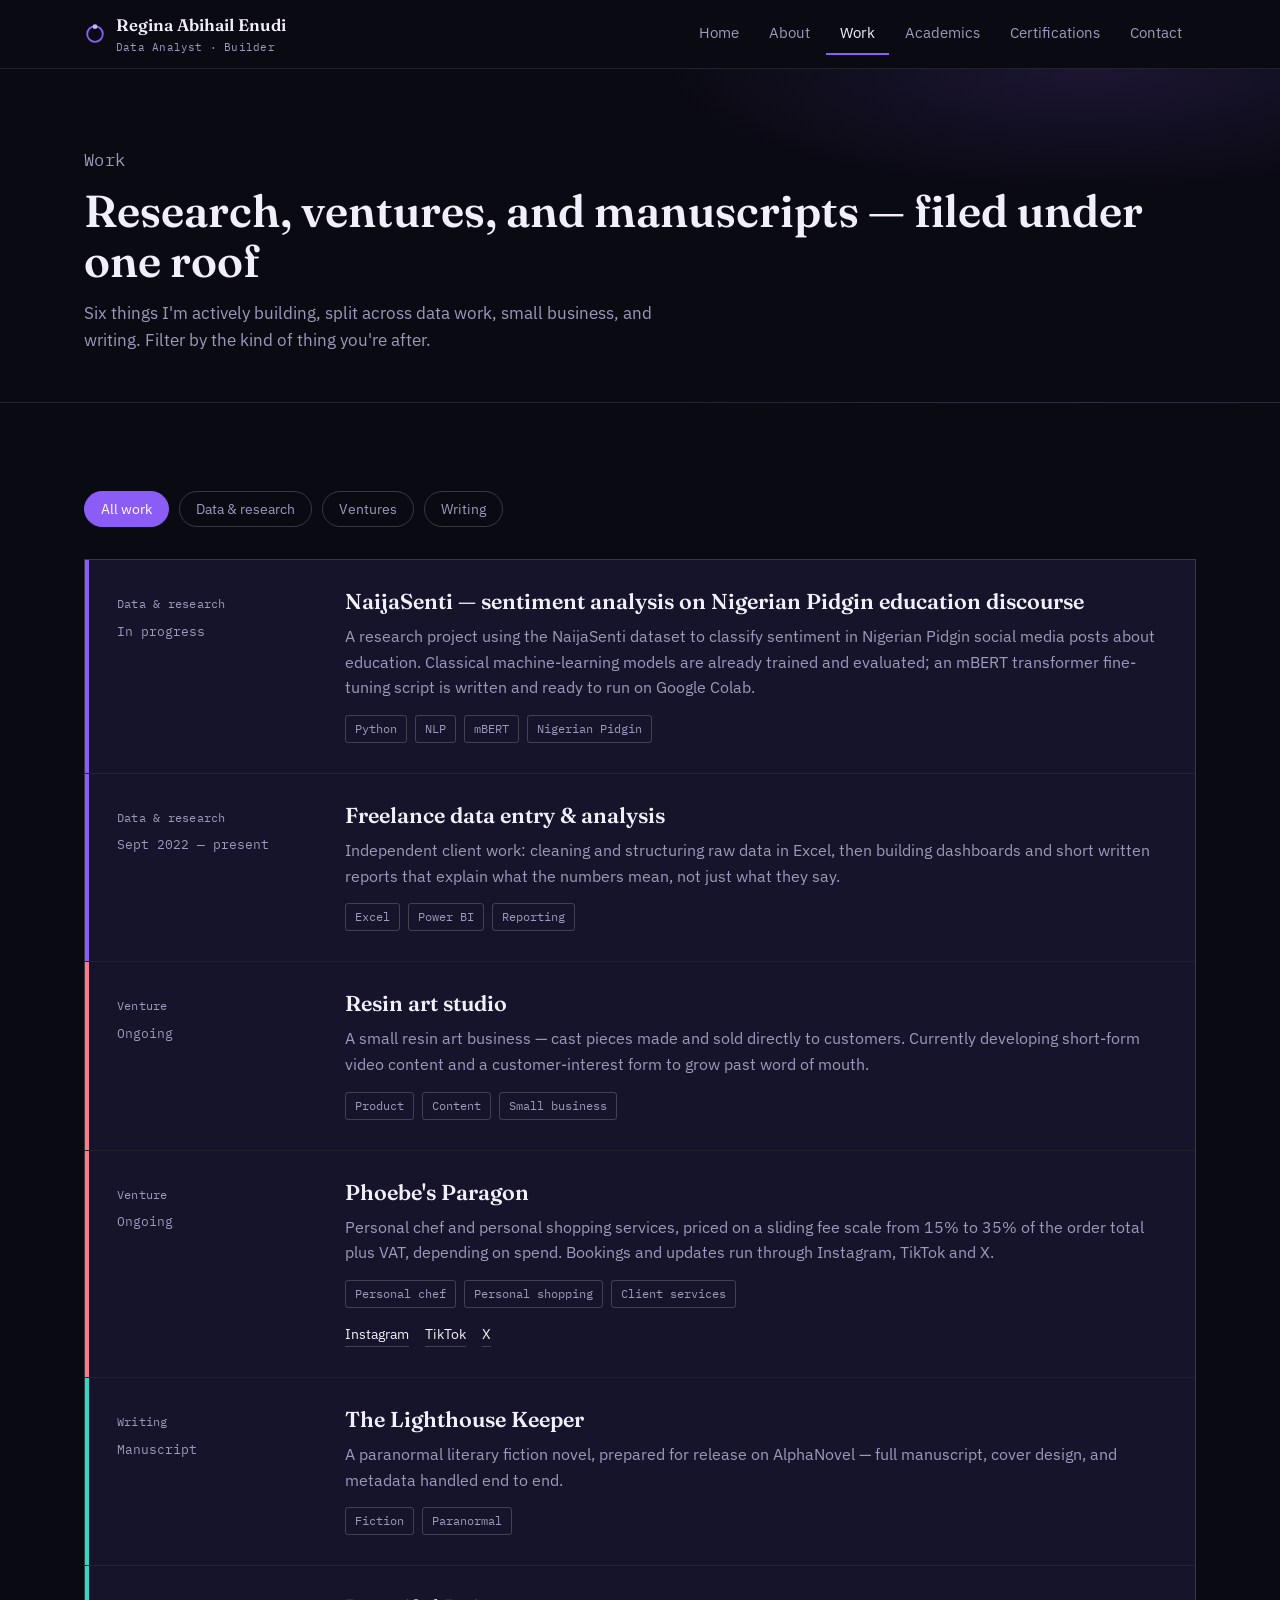
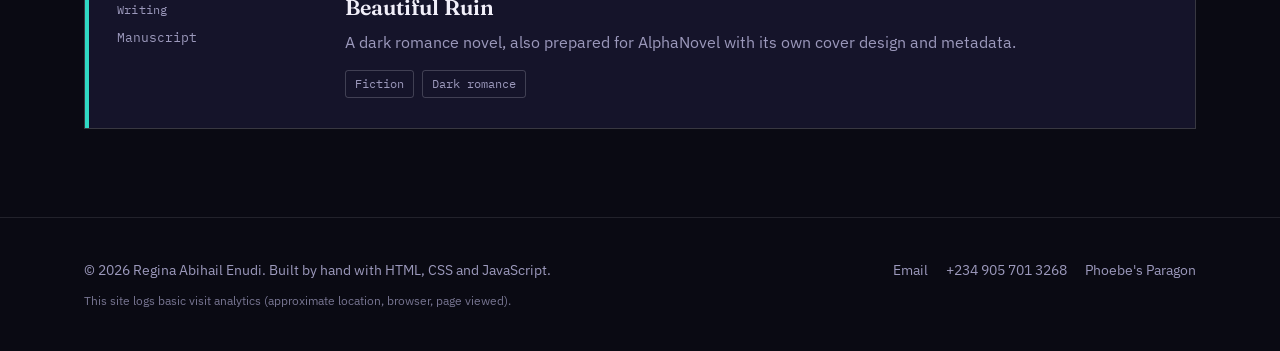
<file: work.html>
<!DOCTYPE html>
<html lang="en">
<head>
<meta charset="UTF-8">
<meta name="viewport" content="width=device-width, initial-scale=1.0">
<title>Work — Regina Abihail Enudi</title>
<meta name="description" content="Data and research projects, small businesses, and manuscripts from Regina Abihail Enudi — including a NaijaSenti sentiment analysis project, a resin art studio, and Phoebe's Paragon.">
<link rel="icon" href="data:image/svg+xml,%3Csvg xmlns='http://www.w3.org/2000/svg' viewBox='0 0 24 24'%3E%3Ccircle cx='12' cy='12' r='8.5' fill='none' stroke='%238B5CF6' stroke-width='2'/%3E%3Ccircle cx='12' cy='4' r='2.6' fill='%23C7B8FA'/%3E%3C/svg%3E">
<link rel="preconnect" href="https://fonts.googleapis.com">
<link rel="preconnect" href="https://fonts.gstatic.com" crossorigin>
<link rel="stylesheet" href="assets/css/style.css?v=4">
</head>
<body>

<header class="site-header">
  <div class="container nav-row">
    <a href="index.html" class="brand">
      <svg class="brand-mark" viewBox="0 0 24 24" aria-hidden="true"><circle cx="12" cy="12" r="8.5" fill="none" stroke="#8B5CF6" stroke-width="2"/><circle cx="12" cy="4" r="2.6" fill="#C7B8FA"/></svg>
      <span>Regina Abihail Enudi<small>Data Analyst · Builder</small></span>
    </a>
    <button class="nav-toggle" aria-label="Toggle navigation" aria-expanded="false">
      <svg viewBox="0 0 24 24" width="20" height="20" fill="none" stroke="currentColor" stroke-width="2"><line x1="3" y1="6" x2="21" y2="6"/><line x1="3" y1="12" x2="21" y2="12"/><line x1="3" y1="18" x2="21" y2="18"/></svg>
    </button>
    <nav class="nav-links" aria-label="Primary">
      <a href="index.html">Home</a>
      <a href="about.html">About</a>
      <a href="work.html" aria-current="page">Work</a>
      <a href="academics.html">Academics</a>
      <a href="certifications.html">Certifications</a>
      <a href="contact.html">Contact</a>
    </nav>
  </div>
</header>

<main>

  <div class="page-hero">
    <div class="container">
      <p class="eyebrow">Work</p>
      <h1>Research, ventures, and manuscripts — filed under one roof</h1>
      <p>Six things I'm actively building, split across data work, small business, and writing. Filter by the kind of thing you're after.</p>
    </div>
  </div>

  <section>
    <div class="container">

      <div class="filter-row" role="group" aria-label="Filter work by category">
        <button class="filter-btn" data-filter="all" aria-pressed="true">All work</button>
        <button class="filter-btn" data-filter="data" aria-pressed="false">Data &amp; research</button>
        <button class="filter-btn" data-filter="business" aria-pressed="false">Ventures</button>
        <button class="filter-btn" data-filter="writing" aria-pressed="false">Writing</button>
      </div>

      <div class="venture-list">

        <article class="venture" data-cat="data">
          <div class="venture-meta">
            <span class="cat">Data &amp; research</span>
            <span class="when">In progress</span>
          </div>
          <div>
            <h3>NaijaSenti — sentiment analysis on Nigerian Pidgin education discourse</h3>
            <p>A research project using the NaijaSenti dataset to classify sentiment in Nigerian Pidgin social media posts about education. Classical machine-learning models are already trained and evaluated; an mBERT transformer fine-tuning script is written and ready to run on Google Colab.</p>
            <div class="tags"><span>Python</span><span>NLP</span><span>mBERT</span><span>Nigerian Pidgin</span></div>
          </div>
        </article>

        <article class="venture" data-cat="data">
          <div class="venture-meta">
            <span class="cat">Data &amp; research</span>
            <span class="when">Sept 2022 — present</span>
          </div>
          <div>
            <h3>Freelance data entry &amp; analysis</h3>
            <p>Independent client work: cleaning and structuring raw data in Excel, then building dashboards and short written reports that explain what the numbers mean, not just what they say.</p>
            <div class="tags"><span>Excel</span><span>Power BI</span><span>Reporting</span></div>
          </div>
        </article>

        <article class="venture" data-cat="business">
          <div class="venture-meta">
            <span class="cat">Venture</span>
            <span class="when">Ongoing</span>
          </div>
          <div>
            <h3>Resin art studio</h3>
            <p>A small resin art business — cast pieces made and sold directly to customers. Currently developing short-form video content and a customer-interest form to grow past word of mouth.</p>
            <div class="tags"><span>Product</span><span>Content</span><span>Small business</span></div>
          </div>
        </article>

        <article class="venture" data-cat="business">
          <div class="venture-meta">
            <span class="cat">Venture</span>
            <span class="when">Ongoing</span>
          </div>
          <div>
            <h3>Phoebe's Paragon</h3>
            <p>Personal chef and personal shopping services, priced on a sliding fee scale from 15% to 35% of the order total plus VAT, depending on spend. Bookings and updates run through Instagram, TikTok and X.</p>
            <div class="tags"><span>Personal chef</span><span>Personal shopping</span><span>Client services</span></div>
            <div class="links">
              <a class="text-link" href="https://www.instagram.com/phoebe.paragon" target="_blank" rel="noopener">Instagram</a>
              <a class="text-link" href="https://www.tiktok.com/@phoebe.paragon" target="_blank" rel="noopener">TikTok</a>
              <a class="text-link" href="https://x.com/phoebe2_phoebe" target="_blank" rel="noopener">X</a>
            </div>
          </div>
        </article>

        <article class="venture" data-cat="writing">
          <div class="venture-meta">
            <span class="cat">Writing</span>
            <span class="when">Manuscript</span>
          </div>
          <div>
            <h3>The Lighthouse Keeper</h3>
            <p>A paranormal literary fiction novel, prepared for release on AlphaNovel — full manuscript, cover design, and metadata handled end to end.</p>
            <div class="tags"><span>Fiction</span><span>Paranormal</span></div>
          </div>
        </article>

        <article class="venture" data-cat="writing">
          <div class="venture-meta">
            <span class="cat">Writing</span>
            <span class="when">Manuscript</span>
          </div>
          <div>
            <h3>Beautiful Ruin</h3>
            <p>A dark romance novel, also prepared for AlphaNovel with its own cover design and metadata.</p>
            <div class="tags"><span>Fiction</span><span>Dark romance</span></div>
          </div>
        </article>

      </div>
    </div>
  </section>

</main>

<footer class="site-footer">
  <div class="container footer-row">
    <span>© <span id="year"></span> Regina Abihail Enudi. Built by hand with HTML, CSS and JavaScript.</span>
    <div class="footer-links">
      <a href="mailto:reginaadesuwa1@gmail.com">Email</a>
      <a href="tel:+2349057013268">+234 905 701 3268</a>
      <a href="https://www.instagram.com/phoebe.paragon" target="_blank" rel="noopener">Phoebe's Paragon</a>
    </div>
  </div>
  <div class="container"><p class="footer-note">This site logs basic visit analytics (approximate location, browser, page viewed).</p></div>
</footer>

<script src="assets/js/main.js"></script>
<script src="assets/js/visit-log.js"></script>
<script src="assets/js/work.js"></script>
</body>
</html>
</file>
<file: assets/css/style.css>
/* =========================================================
   REGINA ABIHAIL ENUDI — Portfolio & Academic Console
   Design: dark navy ground, violet accent, a halo-ring portrait
   as the anchor visual instead of a stock photo or icon soup.
   ========================================================= */

/* ---------- Fonts ---------- */
@import url('https://fonts.googleapis.com/css2?family=Fraunces:ital,opsz,wght@0,9..144,400;0,9..144,500;0,9..144,600;1,9..144,500&family=IBM+Plex+Sans:wght@400;500;600&family=IBM+Plex+Mono:wght@400;500&display=swap');

/* ---------- Tokens ---------- */
:root{
  --bg:#0A0A13;            /* page ground — near-black navy */
  --bg-elevated:#15142A;   /* card / panel surface, one step up */
  --bg-elevated-2:#1C1A38; /* table headers, inputs-on-panel */
  --text:#F1EFF9;          /* primary text */
  --text-muted:#9C99BC;    /* secondary text */
  --accent:#8B5CF6;        /* primary violet */
  --accent-deep:#6D28D9;   /* pressed / hover violet */
  --accent-soft:#C7B8FA;   /* light lavender — subtle highlights */
  --cat-business:#FB7B87;  /* coral — business/venture category */
  --cat-writing:#2FD9C4;   /* teal — writing category */
  --line:rgba(241,239,249,.10);
  --line-strong:rgba(241,239,249,.20);
  --radius-s:3px;
  --radius-m:8px;
  --maxw:1160px;
  --font-display:'Fraunces', ui-serif, Georgia, serif;
  --font-body:'IBM Plex Sans', ui-sans-serif, system-ui, sans-serif;
  --font-mono:'IBM Plex Mono', ui-monospace, 'SF Mono', monospace;
}

/* ---------- Reset ---------- */
*,*::before,*::after{box-sizing:border-box;}
html{scroll-behavior:smooth;}
@media (prefers-reduced-motion:reduce){
  html{scroll-behavior:auto;}
  *,*::before,*::after{animation-duration:.001ms!important;animation-iteration-count:1!important;transition-duration:.001ms!important;}
}
body{
  margin:0;
  background:var(--bg);
  color:var(--text);
  font-family:var(--font-body);
  font-size:16px;
  line-height:1.6;
  -webkit-font-smoothing:antialiased;
}
img,svg{max-width:100%;display:block;}
a{color:inherit;text-decoration:none;}
ul{list-style:none;margin:0;padding:0;}
h1,h2,h3,h4{font-family:var(--font-display);font-weight:600;line-height:1.12;margin:0;color:var(--text);}
p{margin:0;}
button{font-family:inherit;cursor:pointer;}
input,select,textarea{font-family:inherit;font-size:1rem;}

:focus-visible{outline:2px solid var(--accent);outline-offset:3px;}

.container{max-width:var(--maxw);margin-inline:auto;padding-inline:24px;}
.prose{max-width:64ch;}
section{padding-block:88px;}
@media (max-width:720px){section{padding-block:56px;}}

.eyebrow{font-family:var(--font-mono);font-size:.8rem;letter-spacing:.02em;color:var(--accent-soft);}
.section-head{margin-bottom:40px;}
.section-head h2{font-size:clamp(1.6rem,3vw,2.2rem);}
.section-head .dek{margin-top:10px;color:var(--text-muted);font-size:1.05rem;max-width:56ch;}

/* Elevated-panel section utility (kept from earlier build; now means
   "one shade brighter than the page", not "invert to dark"). */
.on-dark{background:var(--bg-elevated);}

/* ---------- Buttons / links ---------- */
.btn{
  display:inline-flex;align-items:center;gap:8px;
  padding:12px 20px;border-radius:var(--radius-s);font-weight:500;
  border:1px solid transparent;
  transition:background .15s ease, border-color .15s ease, color .15s ease;
}
.btn-primary{background:var(--accent);color:#fff;}
.btn-primary:hover{background:var(--accent-deep);}
.btn-ghost{border-color:var(--line-strong);color:var(--text);}
.btn-ghost:hover{border-color:var(--accent-soft);color:var(--accent-soft);}
.text-link{border-bottom:1px solid var(--line-strong);padding-bottom:1px;}
.text-link:hover{border-color:currentColor;color:var(--accent-soft);}

/* ---------- Header / Nav ---------- */
.site-header{position:sticky;top:0;z-index:50;background:var(--bg);border-bottom:1px solid var(--line);}
.nav-row{display:flex;align-items:center;justify-content:space-between;height:68px;}
.brand{display:flex;align-items:center;gap:10px;font-family:var(--font-display);font-weight:600;font-size:1.05rem;color:var(--text);}
.brand-mark{width:22px;height:22px;flex:none;}
.brand small{display:block;font-family:var(--font-mono);font-weight:400;font-size:.68rem;color:var(--text-muted);letter-spacing:.02em;}
.nav-links{display:flex;gap:2px;align-items:center;}
.nav-links a{color:var(--text-muted);padding:8px 14px;font-size:.94rem;border-bottom:2px solid transparent;transition:color .15s ease, border-color .15s ease;}
.nav-links a:hover{color:var(--text);}
.nav-links a[aria-current="page"]{color:var(--text);border-color:var(--accent);}
.nav-toggle{display:none;background:none;border:1px solid var(--line-strong);border-radius:var(--radius-s);width:40px;height:40px;color:var(--text);align-items:center;justify-content:center;}
@media (max-width:820px){
  .nav-toggle{display:flex;}
  .nav-links{position:absolute;left:0;right:0;top:68px;flex-direction:column;align-items:stretch;background:var(--bg);border-bottom:1px solid var(--line);padding:8px 24px 18px;display:none;}
  .nav-links.open{display:flex;}
  .nav-links a{padding:12px 4px;border-bottom:1px solid var(--line);border-left:2px solid transparent;}
  .nav-links a[aria-current="page"]{border-left-color:var(--accent);border-bottom-color:var(--line);}
}

/* ---------- Footer ---------- */
.site-footer{background:var(--bg);color:var(--text-muted);padding-block:40px;border-top:1px solid var(--line);}
.footer-row{display:flex;flex-wrap:wrap;gap:18px;align-items:center;justify-content:space-between;font-size:.9rem;}
.footer-links{display:flex;gap:18px;flex-wrap:wrap;}
.footer-links a:hover{color:var(--text);}
.footer-note{margin-top:10px;font-size:.78rem;color:var(--text-muted);opacity:.75;}

/* ---------- Hero ---------- */
.hero{
  background:radial-gradient(ellipse 60% 50% at 22% 15%, rgba(139,92,246,.16), transparent 60%), var(--bg);
  padding-block:96px 72px;position:relative;overflow:hidden;
}
.hero-grid{display:grid;grid-template-columns:1.15fr .85fr;gap:56px;align-items:center;}
@media (max-width:860px){.hero-grid{grid-template-columns:1fr;}}
.hero h1{font-size:clamp(2.3rem,5vw,3.6rem);margin-block:14px 20px;}
.hero p.lede{font-size:1.15rem;color:var(--text-muted);max-width:52ch;margin-bottom:32px;}
.hero-actions{display:flex;gap:14px;flex-wrap:wrap;}

/* ---------- Halo-ring portrait ---------- */
.hero-portrait{
  position:relative;
  width:min(360px,85%);
  aspect-ratio:1/1;
  margin-inline:auto;
  border-radius:50%;
  padding:6px;
  background:linear-gradient(135deg, var(--accent) 0%, var(--accent-soft) 45%, var(--cat-writing) 100%);
  box-shadow:
    0 0 40px 8px rgba(139,92,246,.45),
    0 0 100px 24px rgba(139,92,246,.25),
    0 30px 50px -20px rgba(0,0,0,.6);
  animation:portrait-float 6s ease-in-out infinite;
}
.hero-portrait::before{
  content:'';
  position:absolute;
  inset:-22px;
  border-radius:50%;
  background:radial-gradient(circle, rgba(139,92,246,.45), rgba(139,92,246,0) 70%);
  filter:blur(12px);
  z-index:-1;
  animation:portrait-glow 4s ease-in-out infinite;
}
.hero-portrait img{
  width:100%;height:100%;border-radius:50%;object-fit:cover;object-position:center 30%;
  display:block;border:6px solid var(--bg);
}
@keyframes portrait-float{
  0%,100%{transform:translateY(0);}
  50%{transform:translateY(-14px);}
}
@keyframes portrait-glow{
  0%,100%{opacity:.7;transform:scale(1);}
  50%{opacity:1;transform:scale(1.08);}
}

/* ---------- Stat strip ---------- */
.stat-strip{display:grid;grid-template-columns:repeat(4,1fr);border-top:1px solid var(--line);border-bottom:1px solid var(--line);}
.stat{padding:26px 24px;border-left:1px solid var(--line);}
.stat:first-child{border-left:none;}
.stat b{display:block;font-family:var(--font-mono);font-size:1.7rem;color:var(--accent-soft);}
.stat span{font-size:.85rem;color:var(--text-muted);}
@media (max-width:720px){
  .stat-strip{grid-template-columns:1fr 1fr;}
  .stat{border-left:none;border-top:1px solid var(--line);}
  .stat:nth-child(odd){border-right:1px solid var(--line);}
}

/* ---------- Panel grid (home quick links) ---------- */
.panel-grid{display:grid;grid-template-columns:repeat(4,1fr);gap:1px;background:var(--line);border:1px solid var(--line);}
.panel{background:var(--bg-elevated);padding:28px 24px;}
.panel h3{font-size:1.15rem;}
.panel p{margin-top:8px;color:var(--text-muted);font-size:.95rem;}
.panel a.text-link{margin-top:16px;display:inline-block;font-size:.9rem;}
@media (max-width:900px){.panel-grid{grid-template-columns:1fr 1fr;}}
@media (max-width:560px){.panel-grid{grid-template-columns:1fr;}}

/* ---------- Timeline (About: work history — genuine sequence) ---------- */
.timeline{border-left:1px solid var(--line);margin-left:6px;}
.timeline-item{position:relative;padding:0 0 40px 32px;}
.timeline-item:last-child{padding-bottom:0;}
.timeline-item::before{content:'';position:absolute;left:-6px;top:4px;width:11px;height:11px;border-radius:50%;background:var(--bg);border:2px solid var(--accent);}
.timeline-item time{font-family:var(--font-mono);font-size:.8rem;color:var(--text-muted);}
.timeline-item h4{margin-top:6px;font-size:1.15rem;}
.timeline-item .role-org{color:var(--cat-business);font-size:.92rem;margin-top:2px;}
.timeline-item ul{margin-top:10px;}
.timeline-item li{position:relative;padding-left:16px;margin-top:6px;color:var(--text-muted);font-size:.96rem;}
.timeline-item li::before{content:'—';position:absolute;left:0;color:var(--text-muted);}

/* ---------- Skill matrix ---------- */
.skill-cols{display:grid;grid-template-columns:1fr 1fr;gap:48px;}
@media (max-width:700px){.skill-cols{grid-template-columns:1fr;gap:28px;}}
.skill-cols h4{font-family:var(--font-mono);font-size:.82rem;font-weight:400;color:var(--text-muted);margin-bottom:14px;padding-bottom:10px;border-bottom:1px solid var(--line);}
.skill-list{display:flex;flex-wrap:wrap;gap:8px;}
.skill-chip{border:1px solid var(--line-strong);padding:7px 13px;border-radius:999px;font-size:.88rem;}

/* ---------- Ventures / Work cards ---------- */
.filter-row{display:flex;gap:10px;flex-wrap:wrap;margin-bottom:32px;}
.filter-btn{border:1px solid var(--line-strong);background:transparent;color:var(--text-muted);padding:8px 16px;border-radius:999px;font-size:.88rem;}
.filter-btn[aria-pressed="true"]{background:var(--accent);color:#fff;border-color:var(--accent);}

.venture-list{display:flex;flex-direction:column;gap:1px;background:var(--line);border:1px solid var(--line);}
.venture{background:var(--bg-elevated);padding:30px 28px;border-left:4px solid var(--line-strong);display:grid;grid-template-columns:200px 1fr;gap:28px;}
.venture[data-cat="data"]{border-left-color:var(--accent);}
.venture[data-cat="business"]{border-left-color:var(--cat-business);}
.venture[data-cat="writing"]{border-left-color:var(--cat-writing);}
@media (max-width:760px){.venture{grid-template-columns:1fr;gap:12px;}}
.venture-meta .cat{font-family:var(--font-mono);font-size:.75rem;letter-spacing:.02em;color:var(--text-muted);}
.venture-meta .when{display:block;margin-top:6px;font-family:var(--font-mono);font-size:.8rem;color:var(--text-muted);}
.venture h3{font-size:1.35rem;margin-bottom:10px;}
.venture p{color:var(--text-muted);}
.venture .tags{margin-top:14px;display:flex;gap:8px;flex-wrap:wrap;}
.venture .tags span{font-size:.78rem;font-family:var(--font-mono);color:var(--text-muted);border:1px solid var(--line-strong);padding:3px 9px;border-radius:var(--radius-s);}
.venture .links{margin-top:14px;display:flex;gap:16px;flex-wrap:wrap;font-size:.9rem;}
.venture.is-hidden{display:none;}

/* ---------- Academics ---------- */
.gpa-scale-note{color:var(--text-muted);font-size:.9rem;margin-bottom:24px;}
.callout{background:var(--bg-elevated);border-left:3px solid var(--accent);padding:16px 20px;border-radius:0 var(--radius-m) var(--radius-m) 0;font-size:.95rem;color:var(--text);}
.gpa-table-wrap{overflow-x:auto;border:1px solid var(--line);border-radius:var(--radius-m);}
table.gpa-table{width:100%;border-collapse:collapse;min-width:640px;}
table.gpa-table th{text-align:left;font-family:var(--font-mono);font-weight:500;font-size:.78rem;color:var(--text-muted);padding:12px 14px;border-bottom:1px solid var(--line);background:var(--bg-elevated-2);}
table.gpa-table td{padding:8px 10px;border-bottom:1px solid var(--line);vertical-align:middle;}
table.gpa-table input[type="text"],table.gpa-table select,table.gpa-table input[type="number"]{width:100%;padding:8px 10px;border:1px solid var(--line-strong);border-radius:var(--radius-s);background:var(--bg-elevated);color:var(--text);font-family:var(--font-mono);font-size:.92rem;}
table.gpa-table .rm-row{border:1px solid var(--line-strong);background:transparent;border-radius:var(--radius-s);width:30px;height:30px;color:var(--cat-business);}
.gpa-toolbar{display:flex;justify-content:space-between;align-items:center;margin-top:16px;flex-wrap:wrap;gap:12px;}
.gpa-result{display:flex;gap:28px;align-items:baseline;flex-wrap:wrap;background:var(--bg-elevated);color:var(--text);padding:22px 26px;border-radius:var(--radius-m);margin-top:24px;border:1px solid var(--line);}
.gpa-result .num{font-family:var(--font-mono);font-size:2.1rem;color:var(--accent-soft);}
.gpa-result .lab{font-size:.85rem;color:var(--text-muted);}
.gpa-result .target{margin-left:auto;font-size:.85rem;color:var(--text-muted);}

.planner-layout{display:grid;grid-template-columns:1fr 1fr;gap:48px;margin-top:12px;}
@media (max-width:820px){.planner-layout{grid-template-columns:1fr;}}
.task-form{display:flex;gap:10px;margin-bottom:18px;}
.task-form input[type="text"]{flex:1;padding:11px 14px;border:1px solid var(--line-strong);border-radius:var(--radius-s);background:var(--bg);color:var(--text);}
.task-form select{padding:11px 12px;border:1px solid var(--line-strong);border-radius:var(--radius-s);background:var(--bg);color:var(--text);}
.task-list{border:1px solid var(--line);border-radius:var(--radius-m);}
.task-item{display:flex;align-items:center;gap:12px;padding:13px 16px;border-bottom:1px solid var(--line);}
.task-item:last-child{border-bottom:none;}
.task-item.done .task-label{text-decoration:line-through;color:var(--text-muted);}
.task-item .task-tag{font-family:var(--font-mono);font-size:.7rem;color:var(--text-muted);border:1px solid var(--line-strong);padding:2px 7px;border-radius:999px;}
.task-item .task-label{flex:1;font-size:.95rem;}
.task-item button.del{background:none;border:none;color:var(--text-muted);font-size:1.1rem;line-height:1;}
.task-item button.del:hover{color:var(--cat-business);}
.task-empty{padding:24px 16px;color:var(--text-muted);font-size:.9rem;text-align:center;}
.privacy-note{margin-top:16px;font-size:.85rem;color:var(--text-muted);border-left:2px solid var(--line-strong);padding-left:12px;}

/* ---------- Certifications ---------- */
.cert-toolbar{display:flex;justify-content:space-between;align-items:center;gap:16px;flex-wrap:wrap;margin-bottom:28px;}
.cert-search{padding:10px 14px;border:1px solid var(--line-strong);border-radius:var(--radius-s);min-width:220px;background:var(--bg-elevated);color:var(--text);}
.cert-group{margin-bottom:12px;}
.cert-group h3{font-size:1.05rem;margin-bottom:16px;padding-bottom:10px;border-bottom:1px solid var(--line);}
.cert-grid{display:grid;grid-template-columns:repeat(3,1fr);gap:1px;background:var(--line);border:1px solid var(--line);}
@media (max-width:900px){.cert-grid{grid-template-columns:1fr 1fr;}}
@media (max-width:600px){.cert-grid{grid-template-columns:1fr;}}
.cert-card{background:var(--bg-elevated);padding:22px;display:flex;flex-direction:column;gap:10px;}
.cert-card .issuer{font-family:var(--font-mono);font-size:.72rem;letter-spacing:.02em;color:var(--text-muted);}
.cert-card h4{font-size:1.05rem;line-height:1.3;}
.cert-card .date{font-family:var(--font-mono);font-size:.78rem;color:var(--text-muted);margin-top:auto;}
.cert-card .cid{font-family:var(--font-mono);font-size:.68rem;color:var(--text-muted);word-break:break-all;opacity:.75;}
.cert-card.is-hidden{display:none;}
.credly-note{margin-top:44px;padding:22px 24px;border:1px dashed var(--line-strong);border-radius:var(--radius-m);color:var(--text-muted);font-size:.92rem;}

/* ---------- Contact ---------- */
.contact-grid{display:grid;grid-template-columns:.9fr 1.1fr;gap:56px;}
@media (max-width:820px){.contact-grid{grid-template-columns:1fr;}}
.field{margin-bottom:20px;}
.field label{display:block;font-size:.88rem;margin-bottom:6px;color:var(--text-muted);}
.field input,.field textarea{width:100%;padding:12px 14px;border:1px solid var(--line-strong);border-radius:var(--radius-s);background:var(--bg-elevated);color:var(--text);}
.field textarea{min-height:130px;resize:vertical;}
.field .err{display:none;color:var(--cat-business);font-size:.82rem;margin-top:6px;}
.field.has-error input,.field.has-error textarea{border-color:var(--cat-business);}
.field.has-error .err{display:block;}
.form-status{margin-top:16px;font-size:.92rem;display:none;color:var(--text-muted);}
.form-status.show{display:block;}
.contact-info dl{display:grid;grid-template-columns:auto 1fr;gap:8px 18px;font-size:.95rem;}
.contact-info dt{color:var(--text-muted);font-family:var(--font-mono);font-size:.8rem;padding-top:2px;}
.contact-info dd{margin:0;}
.social-row{display:flex;gap:14px;margin-top:22px;flex-wrap:wrap;}

/* ---------- Page hero (non-home) ---------- */
.page-hero{
  background:radial-gradient(ellipse 55% 60% at 85% 0%, rgba(139,92,246,.14), transparent 60%), var(--bg);
  padding-block:64px 48px;border-bottom:1px solid var(--line);
}
.page-hero h1{font-size:clamp(2rem,4vw,2.8rem);margin-top:12px;}
.page-hero p{color:var(--text-muted);margin-top:14px;max-width:60ch;font-size:1.05rem;}
</file>
